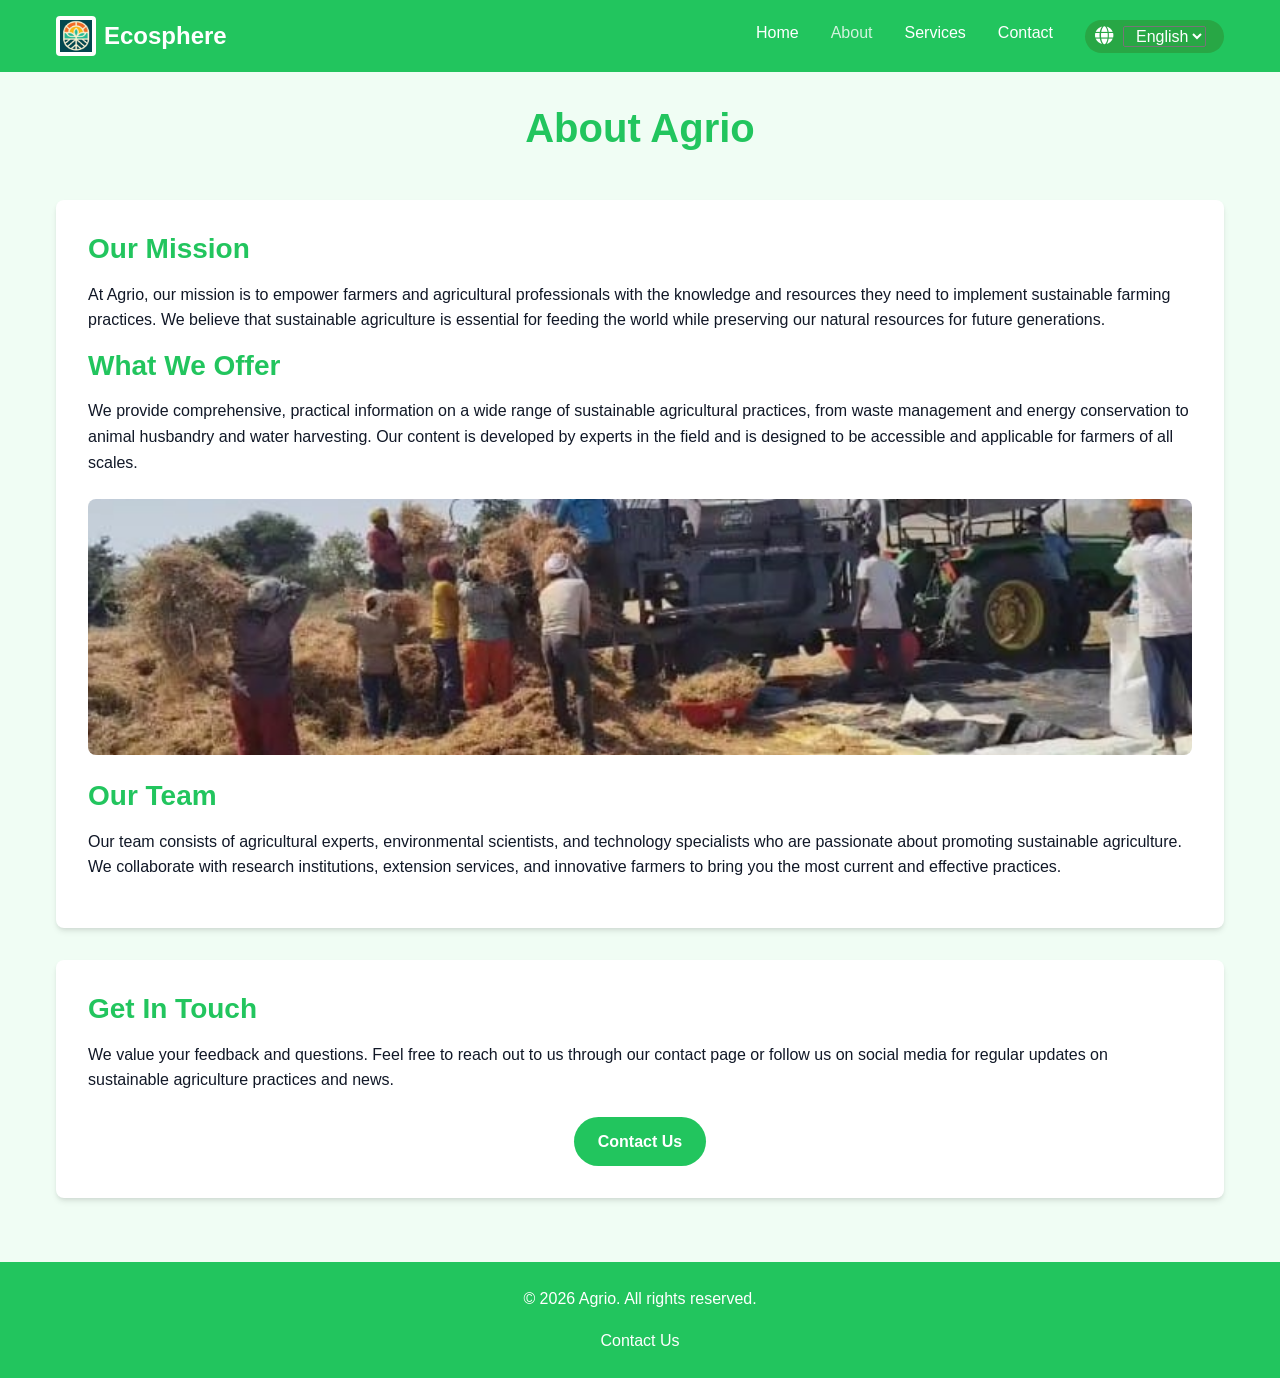
<file: CommEngagement/About.html>
<!DOCTYPE html>
<html lang="en">
  <head>
    <meta charset="UTF-8" />
    <meta name="viewport" content="width=device-width, initial-scale=1.0" />
    <title>About - Ecosphere</title>
    <link rel="stylesheet" href="styles.css" />
    <link rel="stylesheet" href="https://cdnjs.cloudflare.com/ajax/libs/font-awesome/6.4.0/css/all.min.css" />
  </head>
  <body>
    <header>
      <nav class="navbar">
        <div class="logo">
          <img src="logo.png" alt="Agrio Logo" />
          <span>Ecosphere</span>
        </div>
        <div class="nav-links">
          <a href="index.html" data-translate="nav-home">Home</a>
          <a href="about.html" class="active" data-translate="nav-about">About</a>
          <a href="services.html" data-translate="nav-services">Services</a>
          <a href="contact.html" data-translate="nav-contact">Contact</a>
          <div class="language-wrapper">
            <i class="fas fa-globe"></i>
            <select id="languageSelector" class="language-selector" onchange="changeLanguage()">
              <option value="en">English</option>
              <option value="hi">हिन्दी</option>
              <option value="mr">मराठी</option>
            </select>
          </div>
        </div>
      </nav>
    </header>

    <main class="container">
      <div class="page-header">
        <h1 data-translate="about-title">About Agrio</h1>
      </div>

      <div class="content-box">
        <h2 data-translate="mission-title">Our Mission</h2>
        <p data-translate="mission-text">
          At Agrio, our mission is to empower farmers and agricultural professionals with the knowledge and resources 
          they need to implement sustainable farming practices. We believe that sustainable agriculture is essential 
          for feeding the world while preserving our natural resources for future generations.
        </p>

        <h2 data-translate="offer-title">What We Offer</h2>
        <p data-translate="offer-text">
          We provide comprehensive, practical information on a wide range of sustainable agricultural practices, 
          from waste management and energy conservation to animal husbandry and water harvesting. Our content is 
          developed by experts in the field and is designed to be accessible and applicable for farmers of all scales.
        </p>

        <div class="image-container">
          <img src="farmers in field.jpg" alt="Farmers in field" />
        </div>

        <h2 data-translate="team-title">Our Team</h2>
        <p data-translate="team-text">
          Our team consists of agricultural experts, environmental scientists, and technology specialists who are 
          passionate about promoting sustainable agriculture. We collaborate with research institutions, extension 
          services, and innovative farmers to bring you the most current and effective practices.
        </p>
      </div>

      <div class="content-box">
        <h2 data-translate="contact-title">Get In Touch</h2>
        <p data-translate="contact-text">
          We value your feedback and questions. Feel free to reach out to us through our contact page or follow us 
          on social media for regular updates on sustainable agriculture practices and news.
        </p>
        <div class="button-container">
          <a href="contact.html" class="btn" data-translate="contact-button">Contact Us</a>
        </div>
      </div>
    </main>

    <footer>
      <div class="footer-content">
        <p>© 2023 Agrio. All rights reserved.</p>
        <div class="footer-links">
          <a href="contact.html" data-translate="nav-contact">Contact Us</a>
        </div>
      </div>
    </footer>

    <!-- Language Script -->
    <script>
      const translations = {
        en: {
          "nav-home": "Home",
          "nav-about": "About",
          "nav-services": "Services",
          "nav-contact": "Contact",
          "about-title": "About Agrio",
          "mission-title": "Our Mission",
          "mission-text": "At Agrio, our mission is to empower farmers and agricultural professionals with the knowledge and resources they need to implement sustainable farming practices. We believe that sustainable agriculture is essential for feeding the world while preserving our natural resources for future generations.",
          "offer-title": "What We Offer",
          "offer-text": "We provide comprehensive, practical information on a wide range of sustainable agricultural practices, from waste management and energy conservation to animal husbandry and water harvesting. Our content is developed by experts in the field and is designed to be accessible and applicable for farmers of all scales.",
          "team-title": "Our Team",
          "team-text": "Our team consists of agricultural experts, environmental scientists, and technology specialists who are passionate about promoting sustainable agriculture. We collaborate with research institutions, extension services, and innovative farmers to bring you the most current and effective practices.",
          "contact-title": "Get In Touch",
          "contact-text": "We value your feedback and questions. Feel free to reach out to us through our contact page or follow us on social media for regular updates on sustainable agriculture practices and news.",
          "contact-button": "Contact Us"
        },
        hi: {
          "nav-home": "होम",
          "nav-about": "हमारे बारे में",
          "nav-services": "सेवाएं",
          "nav-contact": "संपर्क करें",
          "about-title": "एग्रीओ के बारे में",
          "mission-title": "हमारा मिशन",
          "mission-text": "एग्रीओ में, हमारा मिशन किसानों और कृषि पेशेवरों को टिकाऊ खेती की प्रथाओं को अपनाने के लिए आवश्यक ज्ञान और संसाधनों से सशक्त बनाना है। हम मानते हैं कि टिकाऊ कृषि भविष्य की पीढ़ियों के लिए प्राकृतिक संसाधनों को संरक्षित रखते हुए दुनिया को खिलाने के लिए आवश्यक है।",
          "offer-title": "हम क्या पेश करते हैं",
          "offer-text": "हम टिकाऊ कृषि प्रथाओं पर व्यापक और व्यावहारिक जानकारी प्रदान करते हैं, जिसमें कचरा प्रबंधन, ऊर्जा संरक्षण, पशुपालन और जल संचयन शामिल हैं। हमारी सामग्री क्षेत्र के विशेषज्ञों द्वारा विकसित की गई है और सभी स्तरों के किसानों के लिए सुलभ और उपयोगी बनाई गई है।",
          "team-title": "हमारी टीम",
          "team-text": "हमारी टीम में कृषि विशेषज्ञ, पर्यावरण वैज्ञानिक और प्रौद्योगिकी विशेषज्ञ शामिल हैं जो टिकाऊ कृषि को बढ़ावा देने के लिए प्रतिबद्ध हैं। हम अनुसंधान संस्थानों, विस्तार सेवाओं और नवाचारशील किसानों के साथ मिलकर काम करते हैं।",
          "contact-title": "संपर्क करें",
          "contact-text": "हम आपकी प्रतिक्रिया और प्रश्नों को महत्व देते हैं। हमारी संपर्क पृष्ठ से हमें संपर्क करें या सोशल मीडिया पर फॉलो करें।",
          "contact-button": "संपर्क करें"
        },
        mr: {
          "nav-home": "मुख्यपृष्ठ",
          "nav-about": "आमच्याबद्दल",
          "nav-services": "सेवा",
          "nav-contact": "संपर्क",
          "about-title": "ऍग्रीओ बद्दल",
          "mission-title": "आमचे ध्येय",
          "mission-text": "ऍग्रीओमध्ये, आमचे ध्येय शाश्वत शेतीच्या पद्धती राबवण्यासाठी शेतकऱ्यांना आणि कृषी व्यावसायिकांना आवश्यक ज्ञान आणि संसाधने देणे आहे. आम्ही मानतो की शाश्वत शेती भविष्यासाठी निसर्गसंपत्ती जपून जगाला अन्न पुरवण्यासाठी अत्यंत आवश्यक आहे.",
          "offer-title": "आम्ही काय ऑफर करतो",
          "offer-text": "आम्ही कचरा व्यवस्थापन, ऊर्जा बचत, पशुपालन आणि पाणी साठवण यासारख्या शाश्वत शेतीच्या विविध पद्धतींबद्दल व्यावहारिक आणि सुलभ माहिती देतो. आमची सामग्री क्षेत्रातील तज्ज्ञांनी तयार केलेली आहे आणि ती सर्व स्तरांवरील शेतकऱ्यांसाठी उपयुक्त आहे.",
          "team-title": "आमची टीम",
          "team-text": "आमच्यात कृषी तज्ज्ञ, पर्यावरणशास्त्रज्ञ आणि तंत्रज्ञान तज्ज्ञांचा समावेश आहे जे शाश्वत शेतीसाठी कार्यरत आहेत. आम्ही संशोधन संस्था, विस्तार सेवा आणि नाविन्यपूर्ण शेतकऱ्यांसोबत काम करतो.",
          "contact-title": "संपर्क साधा",
          "contact-text": "आपली प्रतिक्रिया आणि प्रश्न आमच्यासाठी महत्त्वाचे आहेत. कृपया आमच्याशी संपर्क साधा किंवा सोशल मीडियावर आमचे अनुसरण करा.",
          "contact-button": "संपर्क करा"
        }
      };

      function changeLanguage() {
        const lang = document.getElementById("languageSelector").value;
        const elements = document.querySelectorAll("[data-translate]");
        elements.forEach(el => {
          const key = el.getAttribute("data-translate");
          el.innerText = translations[lang][key] || el.innerText;
        });
      }
    </script>

    <script src="script.js"></script>
  </body>
</html>
</file>
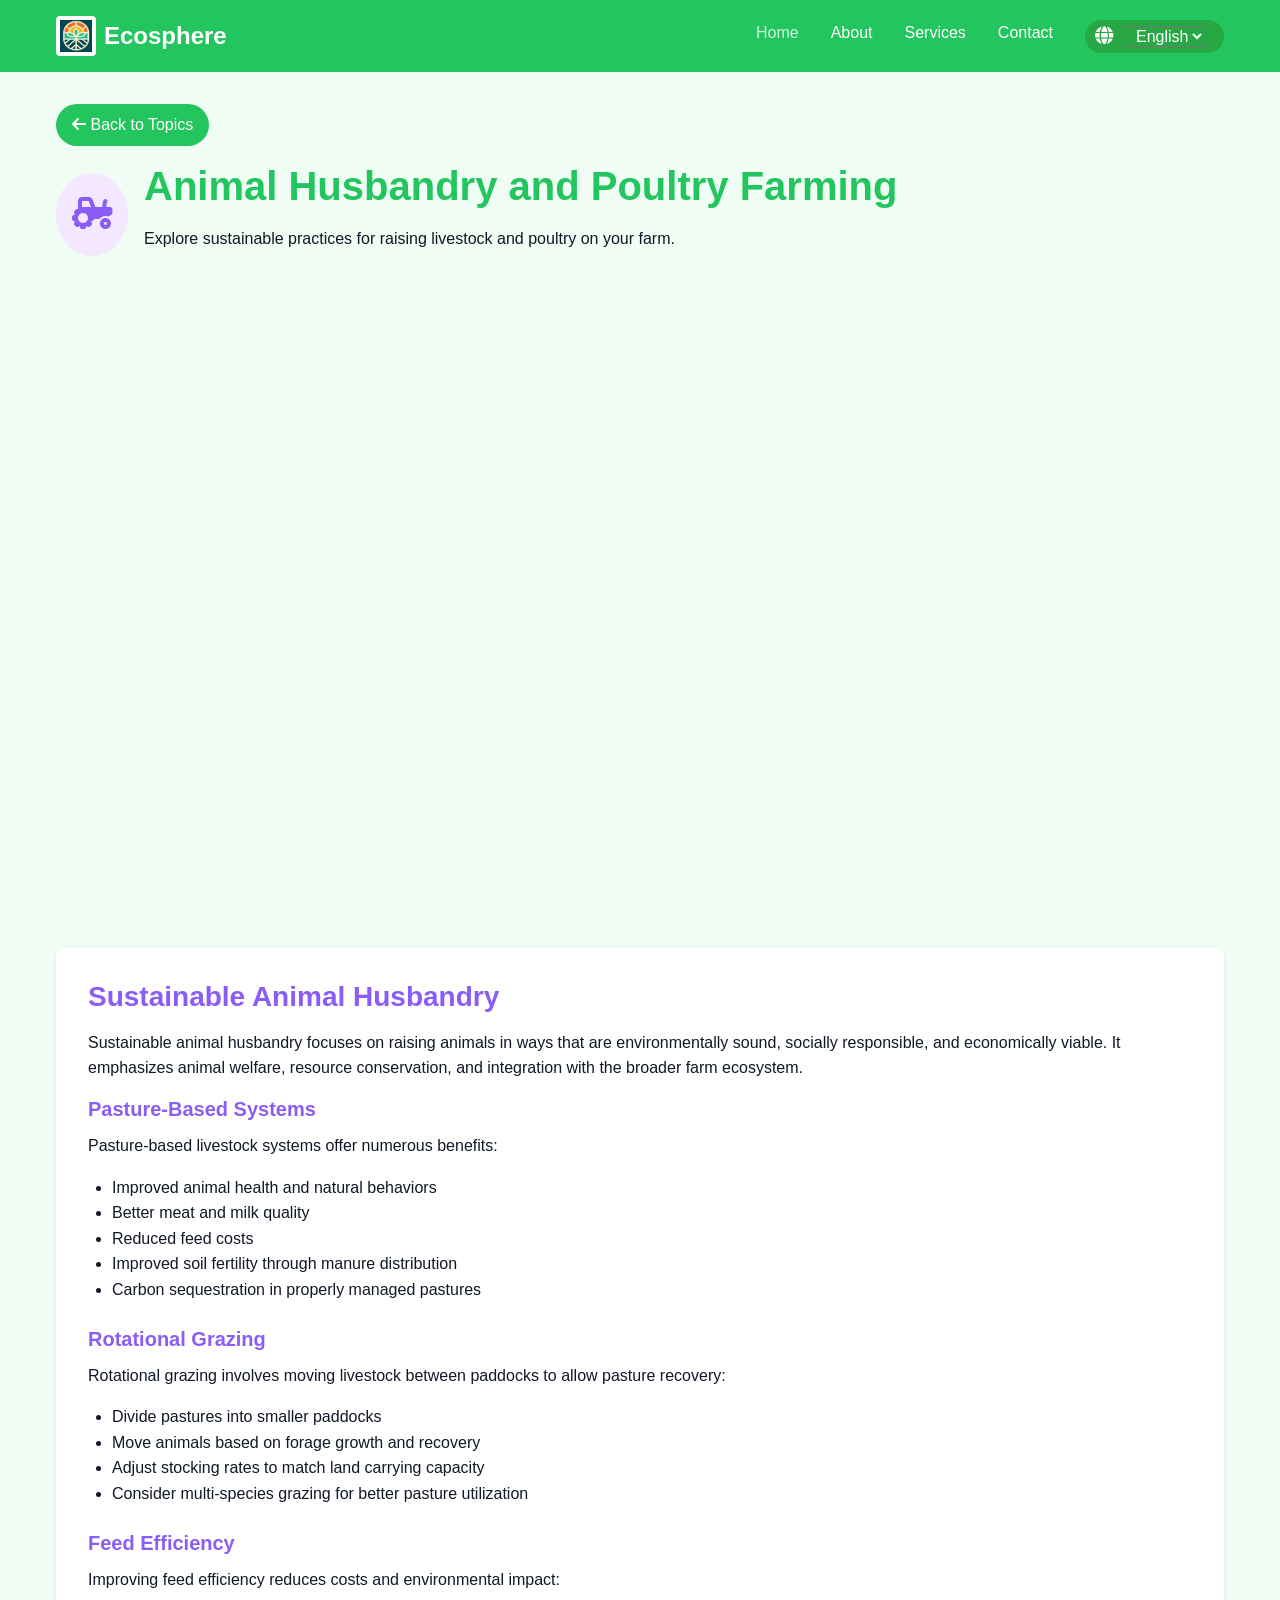
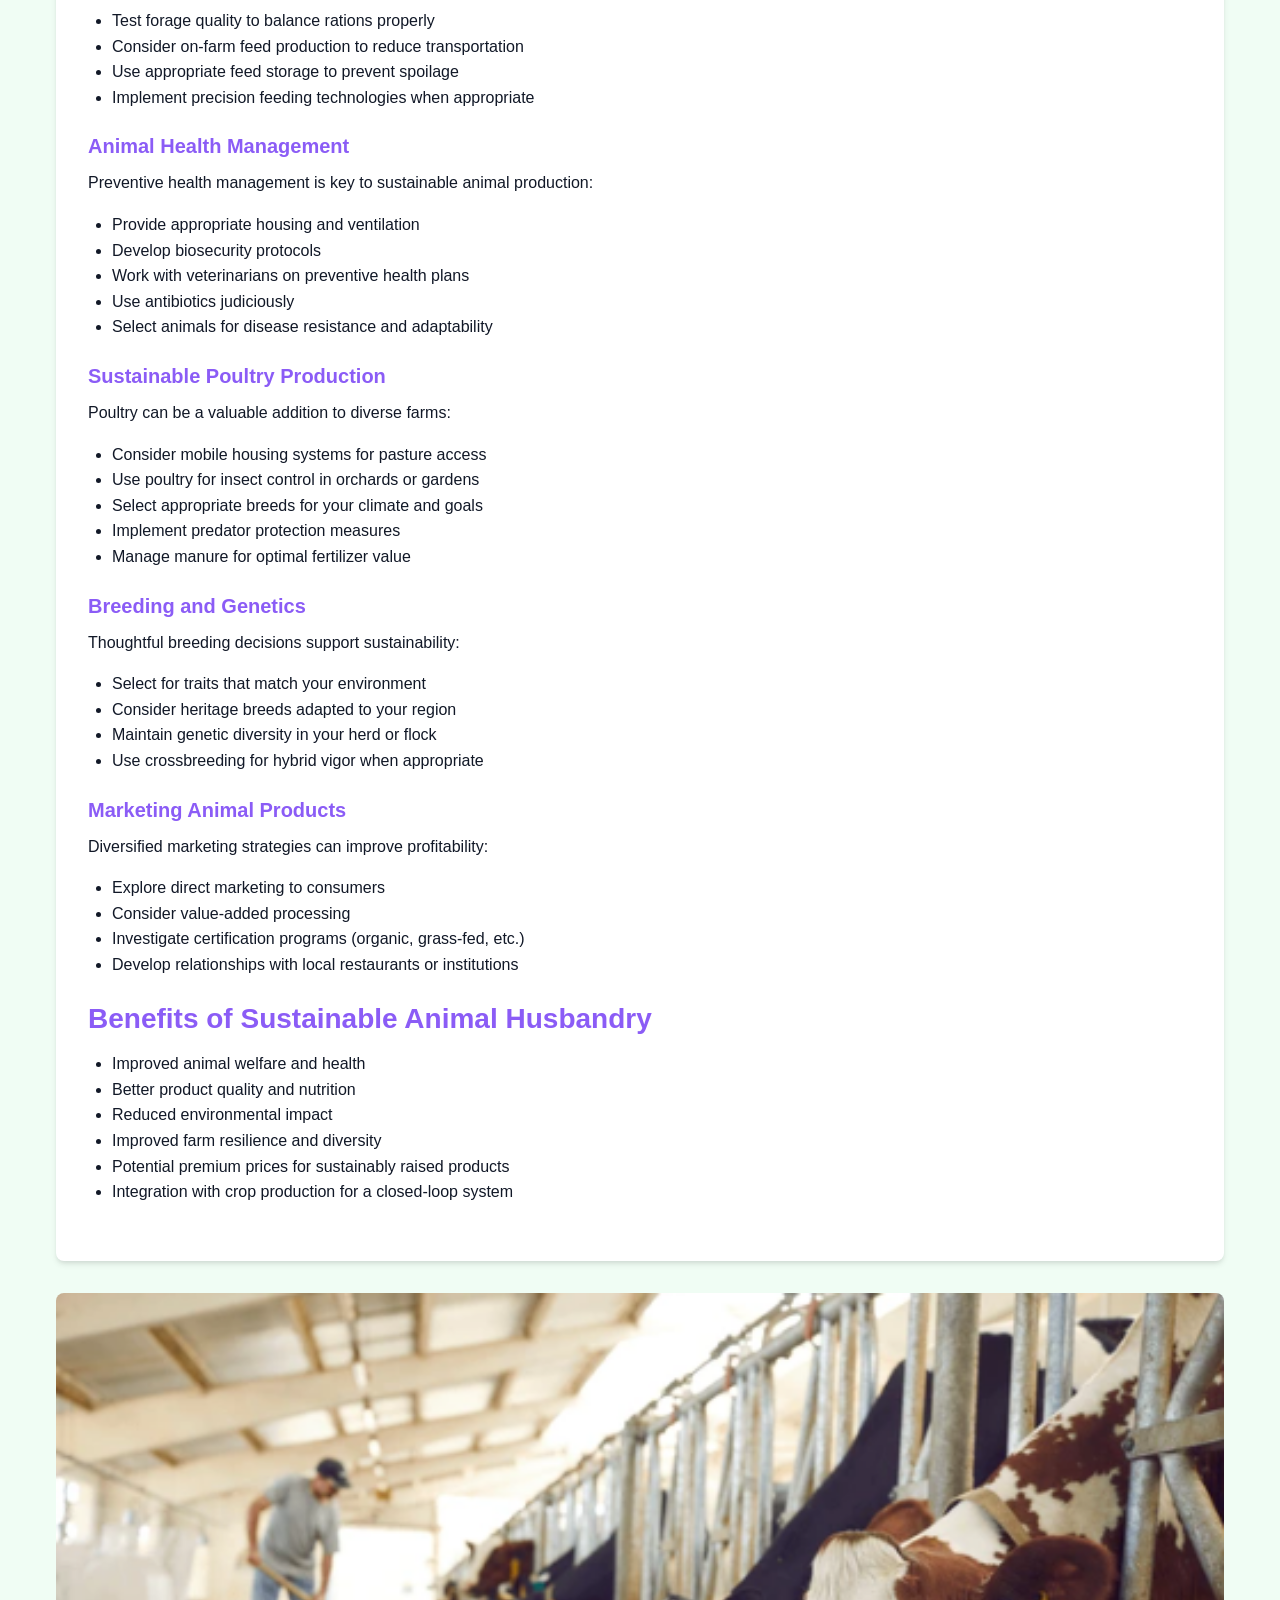
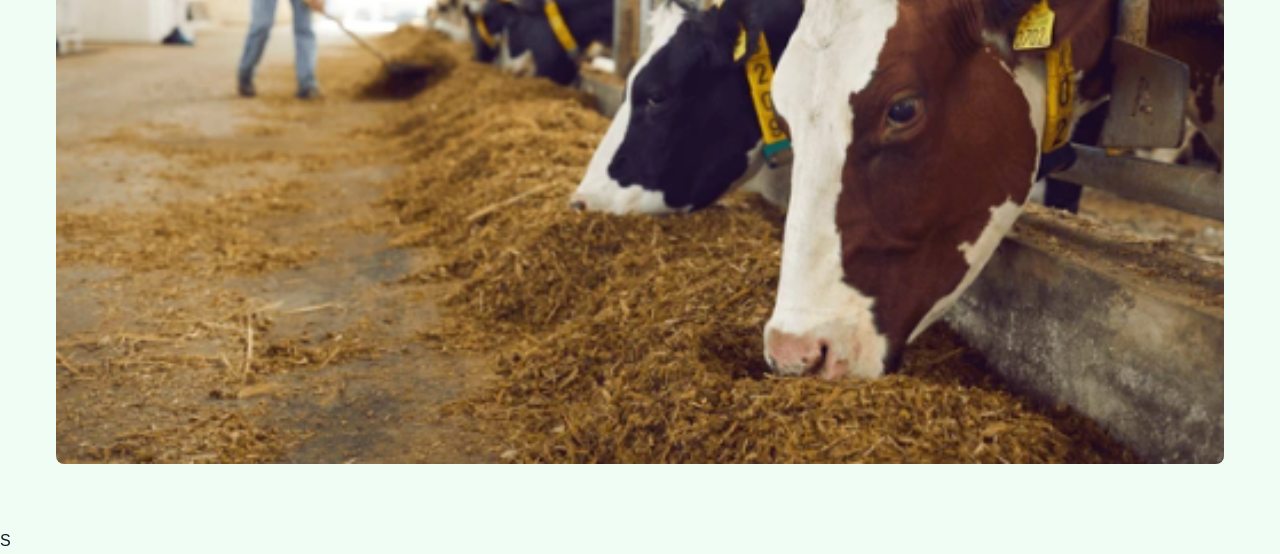
<file: CommEngagement/animal-husbandry.html>
<!DOCTYPE html>
<html lang="en">
<head>
  <meta charset="UTF-8">
  <meta name="viewport" content="width=device-width, initial-scale=1.0">
  <title data-translate="title">Animal Husbandry and Poultry Farming</title>
  <link rel="stylesheet" href="styles.css">
  <link rel="stylesheet" href="https://cdnjs.cloudflare.com/ajax/libs/font-awesome/6.4.0/css/all.min.css">
  <style>
    .topic-content {
      background-color: var(--white);
      border-radius: var(--border-radius);
      padding: 2rem;
      box-shadow: var(--shadow);
      margin-bottom: 2rem;
    }

    .topic-header {
      display: flex;
      align-items: center;
      margin-bottom: 1.5rem;
    }

    .topic-icon {
      font-size: 2rem;
      color: #8b5cf6;
      margin-right: 1rem;
      background-color: #f3e8ff;
      padding: 1rem;
      border-radius: 50%;
    }

    .media-container {
      margin: 2rem 0;
    }

    .topic-image {
      width: 100%;
      height: 100%;
      object-fit: cover;
      border-radius: var(--border-radius);
      margin-bottom: 1.5rem;
    }

    .video-container {
      position: relative;
      padding-bottom: 56.25%;
      height: 0;
      overflow: hidden;
      border-radius: var(--border-radius);
    }

    .video-container iframe {
      position: absolute;
      top: 0;
      left: 0;
      width: 100%;
      height: 100%;
    }

    h2, h3 {
      color: #8b5cf6;
    }

    ul {
      margin-left: 1.5rem;
      margin-bottom: 1.5rem;
    }

    .back-button {
      display: inline-block;
      background-color: var(--primary-color);
      color: white;
      padding: 0.5rem 1rem;
      border-radius: 9999px;
      margin-bottom: 1rem;
      cursor: pointer;
      text-decoration: none;
    }

    .back-button:hover {
      background-color: var(--primary-dark);
    }
  </style>
</head>
<body>
<header>
  <nav class="navbar">
    <div class="logo">
      <img src="logo.png" alt="Agrio Logo" />
      <span>Ecosphere</span>
    </div>
    <div class="nav-links">
      <a href="index.html" class="active" data-translate="nav-home">Home</a>
      <a href="about.html" data-translate="nav-about">About</a>
      <a href="services.html" data-translate="nav-services">Services</a>
      <a href="contact.html" data-translate="nav-contact">Contact</a>
      <div class="language-wrapper">
        <i class="fas fa-globe"></i>
        <select id="languageSelector" class="language-selector" onchange="changeLanguage()">
          <option value="en">English</option>
          <option value="hi">हिन्दी</option>
          <option value="mr">मराठी</option>
        </select>
      </div>
    </div>
  </nav>
</header>
<div class="container">
  <a href="index.html" class="back-button"><i class="fas fa-arrow-left"></i> <span data-translate="back">Back to Topics</span></a>

  <div class="topic-header">
    <div class="topic-icon">
      <i class="fas fa-tractor"></i>
    </div>
    <div>
      <h1 data-translate="heading">Animal Husbandry and Poultry Farming</h1>
      <p class="subtitle" data-translate="subtitle">Explore sustainable practices for raising livestock and poultry on your farm.</p>
    </div>
  </div>

  <div class="video-container">
    <iframe src="https://www.youtube.com/embed/PmLnH-1bi-A?si=bzliEbv3Ce3tVUXw" title="Animal Husbandry Techniques" frameborder="0" allow="accelerometer; autoplay; clipboard-write; encrypted-media; gyroscope; picture-in-picture" allowfullscreen></iframe>
  </div>

  <div class="topic-content">
    <h2 data-translate="sustainable-heading">Sustainable Animal Husbandry</h2>
    <p data-translate="sustainable-desc">Sustainable animal husbandry focuses on raising animals in ways that are environmentally sound, socially responsible, and economically viable. It emphasizes animal welfare, resource conservation, and integration with the broader farm ecosystem.</p>

    <h3 data-translate="pasture-heading">Pasture-Based Systems</h3>
    <p data-translate="pasture-desc">Pasture-based livestock systems offer numerous benefits:</p>
    <ul>
      <li data-translate="pasture-1">Improved animal health and natural behaviors</li>
      <li data-translate="pasture-2">Better meat and milk quality</li>
      <li data-translate="pasture-3">Reduced feed costs</li>
      <li data-translate="pasture-4">Improved soil fertility through manure distribution</li>
      <li data-translate="pasture-5">Carbon sequestration in properly managed pastures</li>
    </ul>

    <h3 data-translate="rotation-heading">Rotational Grazing</h3>
    <p data-translate="rotation-desc">Rotational grazing involves moving livestock between paddocks to allow pasture recovery:</p>
    <ul>
      <li data-translate="rotation-1">Divide pastures into smaller paddocks</li>
      <li data-translate="rotation-2">Move animals based on forage growth and recovery</li>
      <li data-translate="rotation-3">Adjust stocking rates to match land carrying capacity</li>
      <li data-translate="rotation-4">Consider multi-species grazing for better pasture utilization</li>
    </ul>

    <h3 data-translate="feed-heading">Feed Efficiency</h3>
    <p data-translate="feed-desc">Improving feed efficiency reduces costs and environmental impact:</p>
    <ul>
      <li data-translate="feed-1">Test forage quality to balance rations properly</li>
      <li data-translate="feed-2">Consider on-farm feed production to reduce transportation</li>
      <li data-translate="feed-3">Use appropriate feed storage to prevent spoilage</li>
      <li data-translate="feed-4">Implement precision feeding technologies when appropriate</li>
    </ul>

    <h3 data-translate="health-heading">Animal Health Management</h3>
    <p data-translate="health-desc">Preventive health management is key to sustainable animal production:</p>
    <ul>
      <li data-translate="health-1">Provide appropriate housing and ventilation</li>
      <li data-translate="health-2">Develop biosecurity protocols</li>
      <li data-translate="health-3">Work with veterinarians on preventive health plans</li>
      <li data-translate="health-4">Use antibiotics judiciously</li>
      <li data-translate="health-5">Select animals for disease resistance and adaptability</li>
    </ul>

    <h3 data-translate="poultry-heading">Sustainable Poultry Production</h3>
    <p data-translate="poultry-desc">Poultry can be a valuable addition to diverse farms:</p>
    <ul>
      <li data-translate="poultry-1">Consider mobile housing systems for pasture access</li>
      <li data-translate="poultry-2">Use poultry for insect control in orchards or gardens</li>
      <li data-translate="poultry-3">Select appropriate breeds for your climate and goals</li>
      <li data-translate="poultry-4">Implement predator protection measures</li>
      <li data-translate="poultry-5">Manage manure for optimal fertilizer value</li>
    </ul>

    <h3 data-translate="breeding-heading">Breeding and Genetics</h3>
    <p data-translate="breeding-desc">Thoughtful breeding decisions support sustainability:</p>
    <ul>
      <li data-translate="breeding-1">Select for traits that match your environment</li>
      <li data-translate="breeding-2">Consider heritage breeds adapted to your region</li>
      <li data-translate="breeding-3">Maintain genetic diversity in your herd or flock</li>
      <li data-translate="breeding-4">Use crossbreeding for hybrid vigor when appropriate</li>
    </ul>

    <h3 data-translate="marketing-heading">Marketing Animal Products</h3>
    <p data-translate="marketing-desc">Diversified marketing strategies can improve profitability:</p>
    <ul>
      <li data-translate="marketing-1">Explore direct marketing to consumers</li>
      <li data-translate="marketing-2">Consider value-added processing</li>
      <li data-translate="marketing-3">Investigate certification programs (organic, grass-fed, etc.)</li>
      <li data-translate="marketing-4">Develop relationships with local restaurants or institutions</li>
    </ul>

    <h2 data-translate="benefits-heading">Benefits of Sustainable Animal Husbandry</h2>
    <ul>
      <li data-translate="benefits-1">Improved animal welfare and health</li>
      <li data-translate="benefits-2">Better product quality and nutrition</li>
      <li data-translate="benefits-3">Reduced environmental impact</li>
      <li data-translate="benefits-4">Improved farm resilience and diversity</li>
      <li data-translate="benefits-5">Potential premium prices for sustainably raised products</li>
      <li data-translate="benefits-6">Integration with crop production for a closed-loop system</li>
    </ul>
  </div>
  <div class="media-container">
    <img src="ah.png" alt="Poultry Farm" class="topic-image">
  </div>
</div>
<script>
  const translations = {
  en: {
    "title": "Animal Husbandry and Poultry Farming",
    "nav-home": "Home",
    "nav-about": "About",
    "nav-services": "Services",
    "nav-contact": "Contact",
    "back": "Back to Topics",
    "heading": "Animal Husbandry and Poultry Farming",
    "subtitle": "Explore sustainable practices for raising livestock and poultry on your farm.",
    "sustainable-heading": "Sustainable Animal Husbandry",
    "sustainable-desc": "Sustainable animal husbandry focuses on raising animals in ways that are environmentally sound, socially responsible, and economically viable. It emphasizes animal welfare, resource conservation, and integration with the broader farm ecosystem.",
    "pasture-heading": "Pasture-Based Systems",
    "pasture-desc": "Pasture-based livestock systems offer numerous benefits:",
    "pasture-1": "Improved animal health and natural behaviors",
    "pasture-2": "Better meat and milk quality",
    "pasture-3": "Reduced feed costs",
    "pasture-4": "Improved soil fertility through manure distribution",
    "pasture-5": "Carbon sequestration in properly managed pastures",
    "rotation-heading": "Rotational Grazing",
    "rotation-desc": "Rotational grazing involves moving livestock between paddocks to allow pasture recovery:",
    "rotation-1": "Divide pastures into smaller paddocks",
    "rotation-2": "Move animals based on forage growth and recovery",
    "rotation-3": "Adjust stocking rates to match land carrying capacity",
    "rotation-4": "Consider multi-species grazing for better pasture utilization",
    "feed-heading": "Feed Efficiency",
    "feed-desc": "Improving feed efficiency reduces costs and environmental impact:",
    "feed-1": "Test forage quality to balance rations properly",
    "feed-2": "Consider on-farm feed production to reduce transportation",
    "feed-3": "Use appropriate feed storage to prevent spoilage",
    "feed-4": "Implement precision feeding technologies when appropriate",
    "health-heading": "Animal Health Management",
    "health-disc": "Preventive health management is key to sustainable animal production:",
    "health-1": "Provide appropriate housing and ventilation",
    "health-2": "Develop biosecurity protocols",
    "health-3": "Work with veterinarians on preventive health plans",
    "health-4": "Use antibiotics judiciously",
    "health-5": "Select animals for disease resistance and adaptability",
    "poultry-heading": "Sustainable Poultry Production",
    "poultry-desc": "Poultry can be a valuable addition to diverse farms:",
    "poultry-1": "Consider mobile housing systems for pasture access",
    "poultry-2": "Use poultry for insect control in orchards or gardens",
    "poultry-3": "Select appropriate breeds for your climate and goals",
    "poultry-4": "Implement predator protection measures",
    "poultry-5": "Manage manure for optimal fertilizer value",
    "breeding-heading": "Breeding and Genetics",
    "breeding-desc": "Thoughtful breeding decisions support sustainability:",
    "breeding-1": "Select for traits that match your environment",
    "breeding-2": "Consider heritage breeds adapted to your region",
    "breeding-3": "Maintain genetic diversity in your herd or flock",
    "breeding-4": "Use crossbreeding for hybrid vigor when appropriate",
    "marketing-heading": "Marketing Animal Products",
    "marketing-desc": "Diversified marketing strategies can improve profitability:",
    "marketing-1": "Explore direct marketing to consumers",
    "marketing-2": "Consider value-added processing",
    "marketing-3": "Investigate certification programs (organic, grass-fed, etc.)",
    "marketing-4": "Develop relationships with local restaurants or institutions",
    "benefits-heading": "Benefits of Sustainable Animal Husbandry",
    "benefits-1": "Improved animal welfare and health",
    "benefits-2": "Better product quality and nutrition",
    "benefits-3": "Reduced environmental impact",
    "benefits-4": "Improved farm resilience and diversity",
    "benefits-5": "Potential premium prices for sustainably raised products",
    "benefits-6": "Integration with crop production for a closed-loop system"
  },
  hi :{
    "title": "पशुपालन और कुक्कुट पालन",
    "nav-home": "मुखपृष्ठ",
    "nav-about": "हमारे बारे में",
    "nav-services": "सेवाएँ",
    "nav-contact": "संपर्क करें",
    "back": "विषयों पर वापस जाएँ",
    "heading": "पशुपालन और कुक्कुट पालन",
    "subtitle": "अपने खेत पर पशुओं और मुर्गियों को पालने के लिए टिकाऊ तरीकों का अन्वेषण करें।",
    "sustainable-heading": "टिकाऊ पशुपालन",
    "sustainable-desc": "टिकाऊ पशुपालन ऐसे तरीकों पर केंद्रित होता है जो पर्यावरणीय रूप से सुरक्षित, सामाजिक रूप से जिम्मेदार और आर्थिक रूप से व्यवहार्य हों। यह पशु कल्याण, संसाधन संरक्षण और समग्र कृषि तंत्र के साथ एकीकरण पर जोर देता है।",
    "pasture-heading": "चराई आधारित प्रणाली",
    "pasture-desc": "चराई आधारित पशुपालन प्रणाली के अनेक लाभ हैं:",
    "pasture-1": "पशुओं के स्वास्थ्य और प्राकृतिक व्यवहार में सुधार",
    "pasture-2": "बेहतर मांस और दूध की गुणवत्ता",
    "pasture-3": "चारे की लागत में कमी",
    "pasture-4": "गोबर के वितरण से मिट्टी की उर्वरता में सुधार",
    "pasture-5": "सही ढंग से प्रबंधित चारागाहों में कार्बन का संचयन",
    "rotation-heading": "घूर्णन चराई",
    "rotation-desc": "घूर्णन चराई में पशुओं को paddock में स्थानांतरित किया जाता है ताकि चारागाह को पुनः उगने का समय मिल सके:",
    "rotation-1": "चारागाह को छोटे paddock में विभाजित करें",
    "rotation-2": "चारे की वृद्धि और पुनर्प्राप्ति के आधार पर पशुओं को स्थानांतरित करें",
    "rotation-3": "भूमि की वहन क्षमता के अनुसार पशु संख्या समायोजित करें",
    "rotation-4": "बेहतर चारागाह उपयोग के लिए बहु-प्रजातीय चराई पर विचार करें",
    "feed-heading": "चारा दक्षता",
    "feed-desc": "चारा दक्षता में सुधार लागत और पर्यावरणीय प्रभाव को कम करता है:",
    "feed-1": "राशन को संतुलित करने के लिए चारे की गुणवत्ता का परीक्षण करें",
    "feed-2": "परिवहन कम करने के लिए खेत पर ही चारा उत्पादन पर विचार करें",
    "feed-3": "खाद्य बर्बादी को रोकने के लिए उपयुक्त भंडारण का उपयोग करें",
    "feed-4": "जब संभव हो, सटीक फीडिंग तकनीकों को लागू करें",
    "health-heading": "पशु स्वास्थ्य प्रबंधन",
    "health-desc": "सतत पशु उत्पादन के लिए रोकथाम आधारित स्वास्थ्य प्रबंधन आवश्यक है:",
    "health-1": "उचित आवास और वेंटिलेशन प्रदान करें",
    "health-2": "बायोसिक्योरिटी प्रोटोकॉल विकसित करें",
    "health-3": "निवारक स्वास्थ्य योजनाओं के लिए पशु चिकित्सकों से परामर्श करें",
    "health-4": "एंटीबायोटिक्स का विवेकपूर्ण उपयोग करें",
    "health-5": "बीमारियों के प्रति प्रतिरोध और अनुकूलता के लिए पशुओं का चयन करें",
    "poultry-heading": "टिकाऊ कुक्कुट उत्पादन",
    "poultry-desc": "कुक्कुट पालन विविध कृषि प्रणाली में एक महत्वपूर्ण योगदान कर सकता है:",
    "poultry-1": "चराई के लिए मोबाइल आवास प्रणाली पर विचार करें",
    "poultry-2": "बगीचों में कीट नियंत्रण के लिए मुर्गियों का उपयोग करें",
    "poultry-3": "आपकी जलवायु और लक्ष्य के अनुसार उपयुक्त नस्लों का चयन करें",
    "poultry-4": "शिकारी सुरक्षा उपायों को लागू करें",
    "poultry-5": "उत्तम उर्वरक मूल्य के लिए मल प्रबंधन करें",
    "breeding-heading": "प्रजनन और आनुवंशिकी",
    "breeding-desc": "विचारशील प्रजनन निर्णय स्थिरता का समर्थन करते हैं:",
    "breeding-1": "अपने वातावरण से मेल खाने वाले गुणों का चयन करें",
    "breeding-2": "अपने क्षेत्र में अनुकूलित पारंपरिक नस्लों पर विचार करें",
    "breeding-3": "अपने झुंड या झुंड में आनुवंशिक विविधता बनाए रखें",
    "breeding-4": "जहाँ उपयुक्त हो, संकरण (crossbreeding) का उपयोग करें",
    "marketing-heading": "पशु उत्पादों का विपणन",
    "marketing-desc": "विविध विपणन रणनीतियाँ लाभप्रदता बढ़ा सकती हैं:",
    "marketing-1": "उपभोक्ताओं को सीधे बिक्री पर विचार करें",
    "marketing-2": "मूल्य वर्धित प्रसंस्करण (value-added processing) पर विचार करें",
    "marketing-3": "प्रमाणन कार्यक्रमों (जैविक, घास खिलाया गया आदि) की जांच करें",
    "marketing-4": "स्थानीय रेस्तरां या संस्थानों के साथ संबंध बनाएं",
   "benefits-heading": "टिकाऊ पशुपालन के लाभ",
    "benefits-1": "पशुओं के कल्याण और स्वास्थ्य में सुधार",
    "benefits-2": "बेहतर उत्पाद गुणवत्ता और पोषण",
    "benefits-3": "पर्यावरणीय प्रभाव में कमी",
    "benefits-4": "खेती की लचीलापन और विविधता में वृद्धि",
    "benefits-5": "टिकाऊ रूप से पाले गए उत्पादों के लिए उच्च मूल्य की संभावना",
    "benefits-6": "एक बंद-लूप प्रणाली के लिए फसल उत्पादन के साथ एकीकरण" 
  },
  mr : {
    "title": "पशुपालन आणि कुक्कुटपालन",
    "nav-home": "मुख्यपृष्ठ",
    "nav-about": "आमच्याबद्दल",
    "nav-services": "सेवा",
    "nav-contact": "संपर्क",
    "back": "परत विषयांकडे",
    "heading": "पशुपालन आणि कुक्कुटपालन",
    "subtitle": "तुमच्या शेतात जनावरे व कुक्कुटपालन करण्यासाठी शाश्वत पद्धती शोधा.",
    "sustainable-heading": "शाश्वत पशुपालन",
    "sustainable-desc": "शाश्वत पशुपालन म्हणजे असे जनावरांचे पालनपोषण जे पर्यावरणस्नेही, सामाजिकदृष्ट्या जबाबदार आणि आर्थिकदृष्ट्या फायदेशीर असेल. यामध्ये पशूकल्याण, संसाधनांचे जतन आणि संपूर्ण शेती प्रणालीसोबत समन्वय यावर भर दिला जातो.",
    "pasture-heading": "चराई आधारित प्रणाली",
    "pasture-desc": "चराई आधारित पशुपालन प्रणालीचे अनेक फायदे आहेत:",
    "pasture-1": "जनावरांचे आरोग्य सुधारते आणि नैसर्गिक वर्तनास प्रोत्साहन मिळते",
    "pasture-2": "मांस आणि दूधाची गुणवत्ता सुधारते",
    "pasture-3": "चाऱ्याचा खर्च कमी होतो",
    "pasture-4": "सेंद्रिय खतामुळे मातीची सुपीकता वाढते",
    "pasture-5": "योग्य प्रकारे व्यवस्थापित चारागृहांमध्ये कार्बन संचयन होते",
    "rotation-heading": "परिवर्ती चराई",
    "rotation-desc": "परिवर्ती चराई म्हणजे जनावरांना paddock मधून हलवून पुन्हा चराईसाठी वेळ देणे:",
    "rotation-1": "चारागृहाचे छोटे paddock मध्ये विभाजन करा",
    "rotation-2": "चारापिकाची वाढ व पुनरुत्पादन लक्षात घेऊन जनावरांचे स्थलांतर करा",
    "rotation-3": "जमिनीच्या क्षमतेनुसार जनावरांची संख्या ठरवा",
    "rotation-4": "उत्तम चारागृह वापरासाठी बहु-प्रजाती चराईचा विचार करा",
    "feed-heading": "चारा कार्यक्षमता",
    "feed-desc": "चारा कार्यक्षमता वाढवल्याने खर्च आणि पर्यावरणीय परिणाम दोन्ही कमी होतात:",
    "feed-1": "संतुलित आहारासाठी चाऱ्याची गुणवत्ता तपासा",
    "feed-2": "वाहतुकीचा खर्च टाळण्यासाठी शेतातच चारा उत्पादन करा",
    "feed-3": "चारा साठवण्यासाठी योग्य साठवण प्रणाली वापरा",
    "feed-4": "योग्य असेल तर अचूक खाद्य तंत्रज्ञान वापरा",
    "health-heading": "पशु आरोग्य व्यवस्थापन",
    "health-desc": "शाश्वत पशुपालनासाठी प्रतिबंधात्मक आरोग्य व्यवस्थापन महत्त्वाचे आहे:",
    "health-1": "योग्य निवास व हवेशीर व्यवस्था द्या",
    "health-2": "जैव-सुरक्षा नियम तयार करा",
    "health-3": "प्रतिबंधात्मक आरोग्य योजनांसाठी पशुवैद्यकीय सल्ला घ्या",
    "health-4": "औषधांचा योग्य वापर करा",
    "health-5": "आजार प्रतिकारकता आणि अनुकूलतेसाठी जनावरांची निवड करा",
    "poultry-heading": "शाश्वत कुक्कुटपालन",
    "poultry-desc": "कुक्कुटपालन ही मिश्र शेतीसाठी उपयुक्त जोड आहे:",
    "poultry-1": "चराईसाठी फिरती कोंबडी घरे वापरण्याचा विचार करा",
    "poultry-2": "बागांमध्ये कीड नियंत्रणासाठी कोंबड्यांचा वापर करा",
    "poultry-3": "हवामान व उद्दिष्टांनुसार योग्य जाती निवडा",
    "poultry-4": "शिकारी प्राण्यांपासून संरक्षणाची उपाययोजना करा",
    "poultry-5": "खताच्या मूल्यवर्धनासाठी विष्ठेचे योग्य व्यवस्थापन करा",
    "breeding-heading": "प्रजनन व जनुकशास्त्र",
    "breeding-desc": "सुसंस्कृत प्रजनन निर्णय शाश्वततेस हातभार लावतात:",
    "breeding-1": "तुमच्या वातावरणाशी सुसंगत गुणधर्म असलेल्या जनावरांची निवड करा",
    "breeding-2": "स्थानिक परिस्थितीनुसार पारंपरिक जाती वापरण्याचा विचार करा",
    "breeding-3": "झुंडीतील आनुवंशिक विविधता जपा",
    "breeding-4": "योग्य असल्यास संकरित प्रजनन वापरा",
    "marketing-heading": "पशुप्रत उत्पादने विक्री",
    "marketing-desc": "विविध विक्री पद्धतींमुळे नफा वाढवता येतो:",
    "marketing-1": "थेट ग्राहकांना विक्री करण्याचा विचार करा",
    "marketing-2": "मूल्यवर्धन प्रक्रियेवर लक्ष द्या",
    "marketing-3": "प्रमाणन योजना (सेंद्रिय, गवतावर पोसलेले इ.) पाहा",
    "marketing-4": "स्थानिक हॉटेल्स व संस्था यांच्याशी संबंध प्रस्थापित करा",
    "benefits-heading": "शाश्वत पशुपालनाचे फायदे",
    "benefits-1": "जनावरांचे आरोग्य व कल्याण सुधारते",
    "benefits-2": "उत्पादनाची गुणवत्ता व पोषणमूल्य वाढते",
    "benefits-3": "पर्यावरणावर होणारा परिणाम कमी होतो",
    "benefits-4": "शेती अधिक सशक्त व विविध बनते",
    "benefits-5": "शाश्वत उत्पादनासाठी जास्त किंमत मिळू शकते",
    "benefits-6": "फसल व पशुपालनाचा समन्वय साधून बंद साखळी तयार करता येते"
  }
}
function changeLanguage() {
      const lang = document.getElementById("languageSelector").value;
      const elements = document.querySelectorAll("[data-translate]");
      elements.forEach(el => {
        const key = el.getAttribute("data-translate");
        el.innerText = translations[lang][key] || translations["en"][key];
      });
    }
</script>
<script src="script.js"></script>
</body>
</html>S
</file>
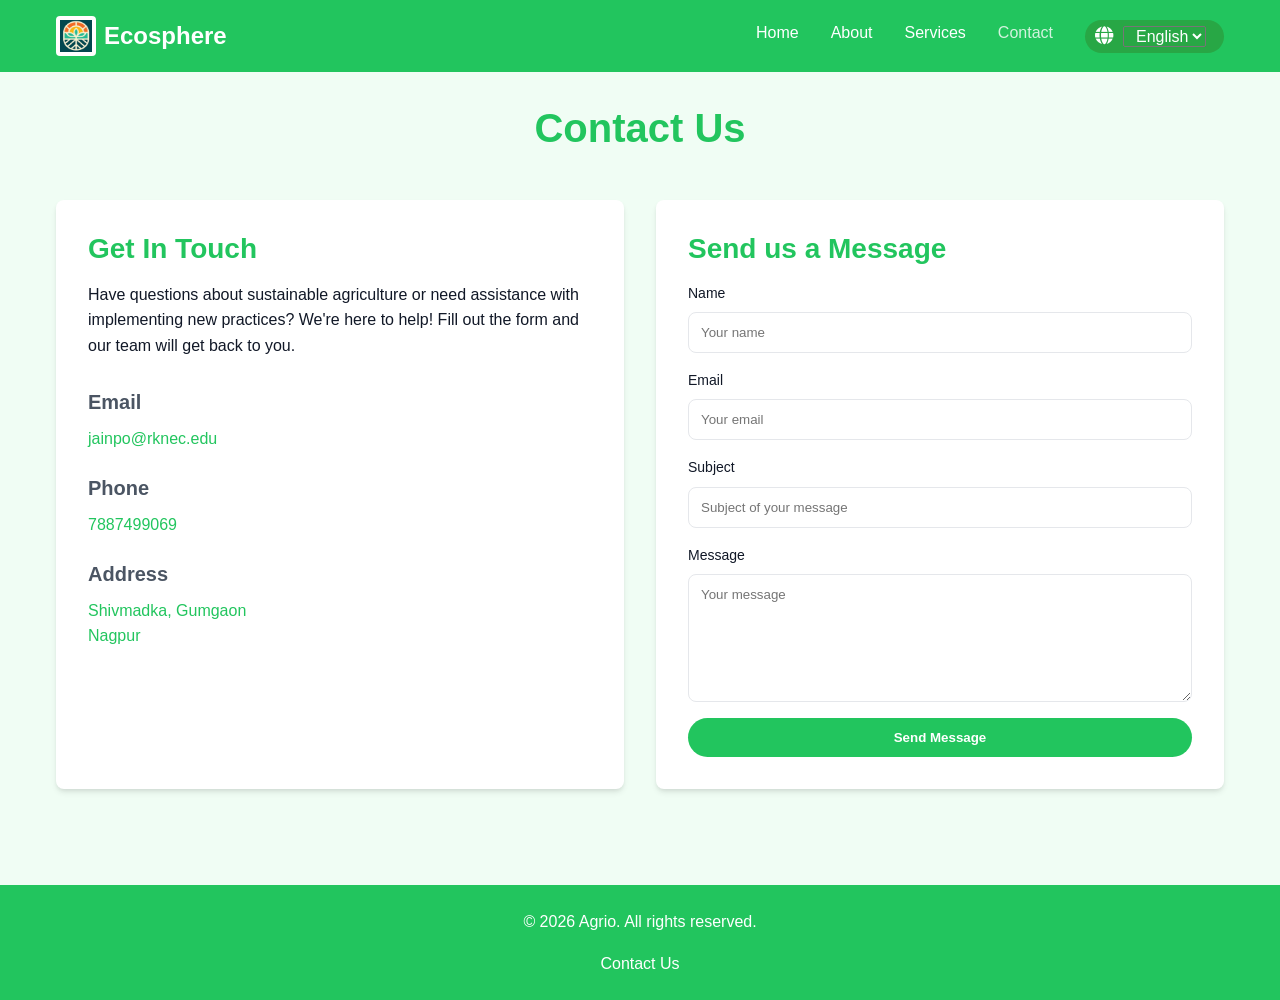
<file: CommEngagement/Contact.html>
<!DOCTYPE html>
<html lang="en">
  <head>
    <meta charset="UTF-8" />
    <meta name="viewport" content="width=device-width, initial-scale=1.0" />
    <title data-translate="contact-title-page">Contact - Ecosphere</title>
    <link rel="stylesheet" href="styles.css" />
    <link
      rel="stylesheet"
      href="https://cdnjs.cloudflare.com/ajax/libs/font-awesome/6.4.0/css/all.min.css"
    />
  </head>
  <body>
    <header>
      <nav class="navbar">
        <div class="logo">
          <img src="logo.png" alt="Agrio Logo" />
          <span>Ecosphere</span>
        </div>
        <div class="nav-links">
          <a href="index.html" data-translate="nav-home">Home</a>
          <a href="about.html" data-translate="nav-about">About</a>
          <a href="services.html" data-translate="nav-services">Services</a>
          <a href="contact.html" class="active" data-translate="nav-contact">Contact</a>
          <div class="language-wrapper">
            <i class="fas fa-globe"></i>
            <select id="languageSelector" class="language-selector" onchange="changeLanguage()">
              <option value="en">English</option>
              <option value="hi">हिन्दी</option>
              <option value="mr">मराठी</option>
            </select>
          </div>
        </div>
      </nav>
    </header>

    <main class="container">
      <div class="page-header">
        <h1 data-translate="contact-heading">Contact Us</h1>
      </div>

      <div class="contact-grid">
        <div class="content-box">
          <h2 data-translate="get-in-touch">Get In Touch</h2>
          <p data-translate="get-in-touch-text">
            Have questions about sustainable agriculture or need assistance with implementing 
            new practices? We're here to help! Fill out the form and our team will get back to you.
          </p>

          <div class="contact-info">
            <div class="info-item">
              <h3 data-translate="email">Email</h3>
              <p>jainpo@rknec.edu</p>
            </div>

            <div class="info-item">
              <h3 data-translate="phone">Phone</h3>
              <p>7887499069</p>
            </div>

            <div class="info-item">
              <h3 data-translate="address">Address</h3>
              <p>
                Shivmadka, Gumgaon<br />
                Nagpur
              </p>
            </div>
          </div>
        </div>

        <div class="content-box">
          <h2 data-translate="send-message">Send us a Message</h2>
          <form id="contact-form" class="contact-form">
            <div class="form-group">
              <label for="name" data-translate="form-name">Name</label>
              <input type="text" id="name" placeholder="Your name" required />
            </div>

            <div class="form-group">
              <label for="email" data-translate="form-email">Email</label>
              <input type="email" id="email" placeholder="Your email" required />
            </div>

            <div class="form-group">
              <label for="subject" data-translate="form-subject">Subject</label>
              <input type="text" id="subject" placeholder="Subject of your message" required />
            </div>

            <div class="form-group">
              <label for="message" data-translate="form-message">Message</label>
              <textarea id="message" placeholder="Your message" required></textarea>
            </div>

            <button type="submit" class="btn btn-full" data-translate="form-submit">Send Message</button>
          </form>
        </div>
      </div>
    </main>

    <footer>
      <div class="footer-content">
        <p>© 2023 Agrio. All rights reserved.</p>
        <div class="footer-links">
          <a href="contact.html" data-translate="nav-contact">Contact Us</a>
        </div>
      </div>
    </footer>

    <!-- Language Script -->
    <script>
      const translations = {
        en: {
          "nav-home": "Home",
          "nav-about": "About",
          "nav-services": "Services",
          "nav-contact": "Contact",
          "contact-title-page": "Contact - Agrio",
          "contact-heading": "Contact Us",
          "get-in-touch": "Get In Touch",
          "get-in-touch-text": "Have questions about sustainable agriculture or need assistance with implementing new practices? We're here to help! Fill out the form and our team will get back to you.",
          "email":"Email",
          "phone": "Phone",
          "address": "Address",
          "send-message": "Send us a Message",
          "form-name": "Name",
          "form-email": "Email",
          "form-subject": "Subject",
          "form-message": "Message",
          "form-submit": "Send Message"
        },
        hi: {
          "nav-home": "होम",
          "nav-about": "हमारे बारे में",
          "nav-services": "सेवाएं",
          "nav-contact": "संपर्क करें",
          "contact-title-page": "संपर्क करें - एग्रीओ",
          "contact-heading": "संपर्क करें",
          "get-in-touch": "संपर्क में रहें",
          "get-in-touch-text": "क्या आपके पास सतत कृषि के बारे में प्रश्न हैं या नई पद्धतियाँ लागू करने में सहायता चाहिए? हम मदद के लिए यहाँ हैं! फ़ॉर्म भरें और हमारी टीम आपसे संपर्क करेगी।",
          "email":"ईमेल",
          "phone": "फ़ोन",
          "address": "पता",
          "send-message": "हमें संदेश भेजें",
          "form-name": "नाम",
          "form-email": "ईमेल",
          "form-subject": "विषय",
          "form-message": "संदेश",
          "form-submit": "संदेश भेजें"
        },
        mr: {
          "nav-home": "मुख्यपृष्ठ",
          "nav-about": "आमच्याबद्दल",
          "nav-services": "सेवा",
          "nav-contact": "संपर्क",
          "contact-title-page": "संपर्क - ऍग्रीओ",
          "contact-heading": "संपर्क करा",
          "get-in-touch": "संपर्क साधा",
          "get-in-touch-text": "शाश्वत शेतीबद्दल प्रश्न आहेत किंवा नवीन पद्धती लागू करण्यात मदतीची गरज आहे? आम्ही मदतीसाठी येथे आहोत! फॉर्म भरा आणि आमचा संघ आपल्याशी संपर्क साधेल.",
          "email":"ईमेल",
          "phone": "फोन",
          "address": "पत्ता",
          "send-message": "आमच्याशी संपर्क साधा",
          "form-name": "नाव",
          "form-email": "ईमेल",
          "form-subject": "विषय",
          "form-message": "संदेश",
          "form-submit": "संदेश पाठवा"
        }
      };

      function changeLanguage() {
        const lang = document.getElementById("languageSelector").value;
        const elements = document.querySelectorAll("[data-translate]");
        elements.forEach((el) => {
          const key = el.getAttribute("data-translate");
          el.innerText = translations[lang][key] || el.innerText;
        });
      }
    </script>

    <script src="script.js"></script>
  </body>
</html>
</file>
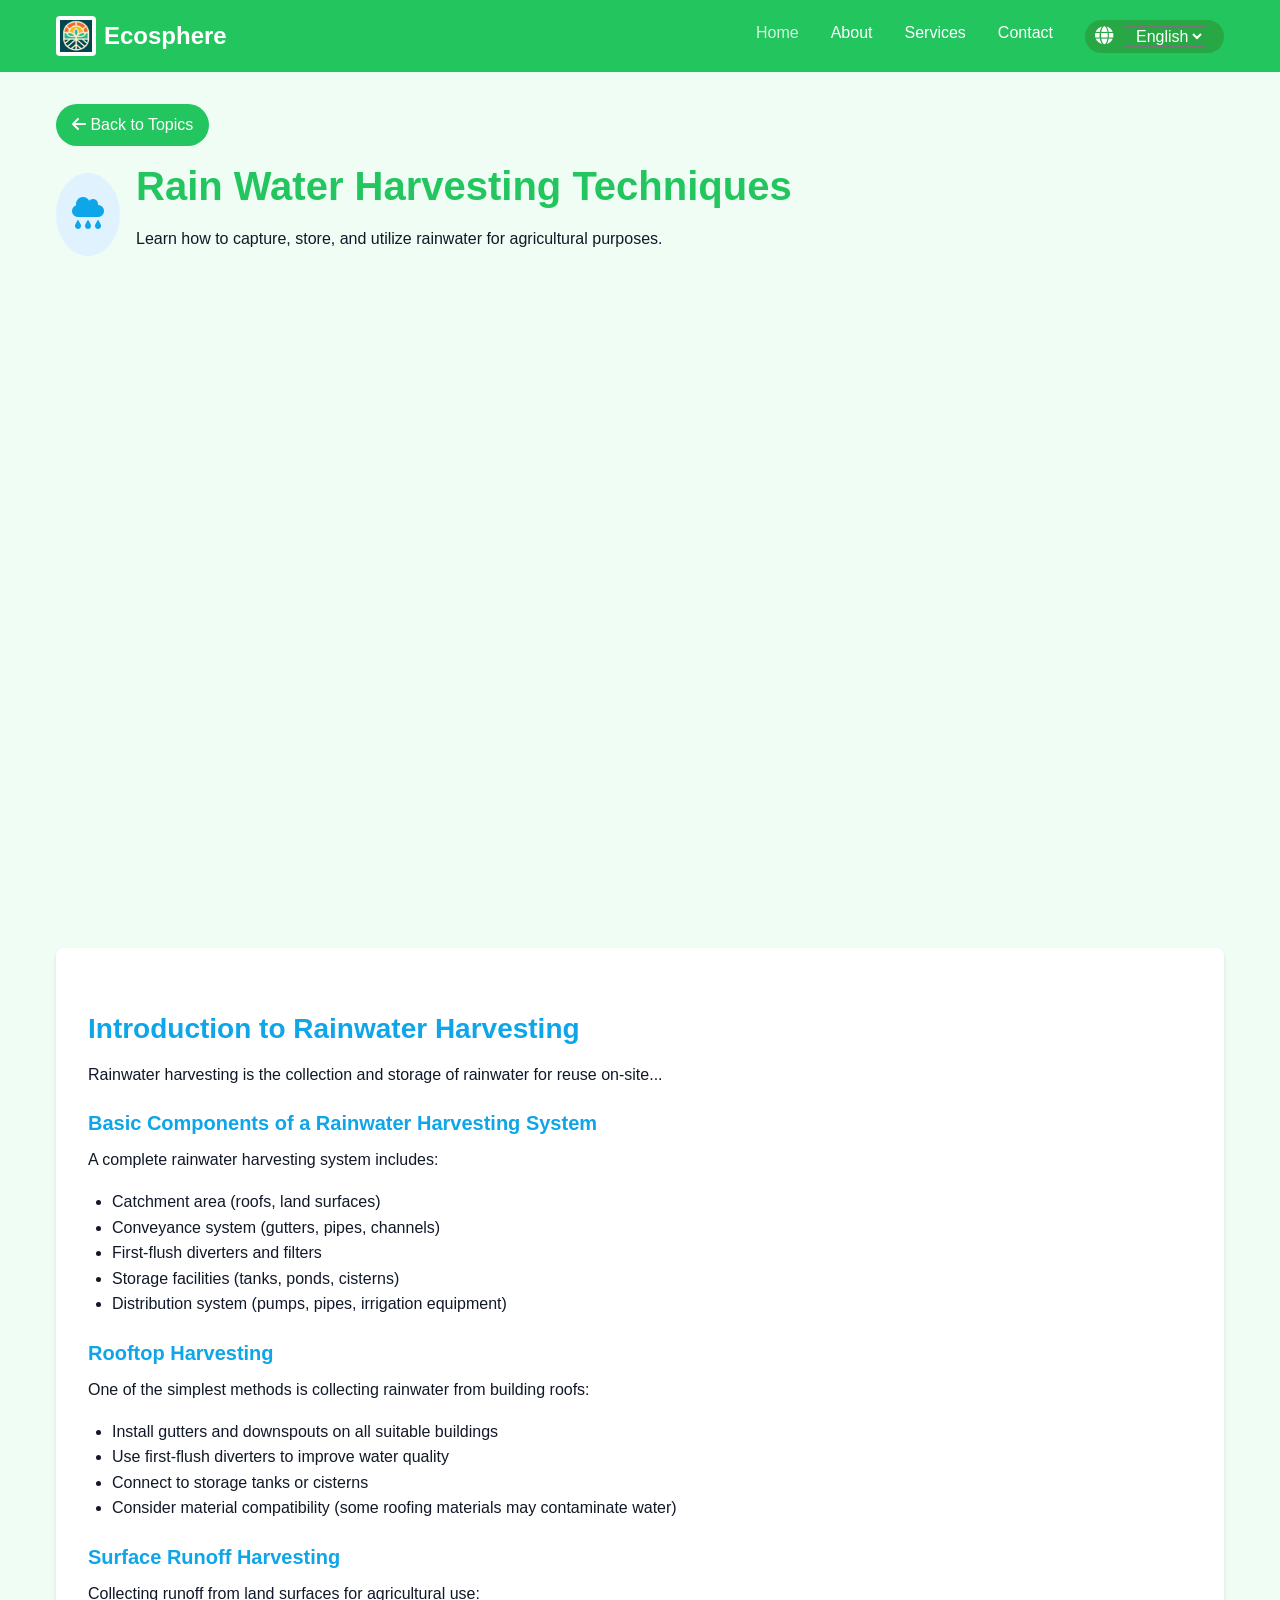
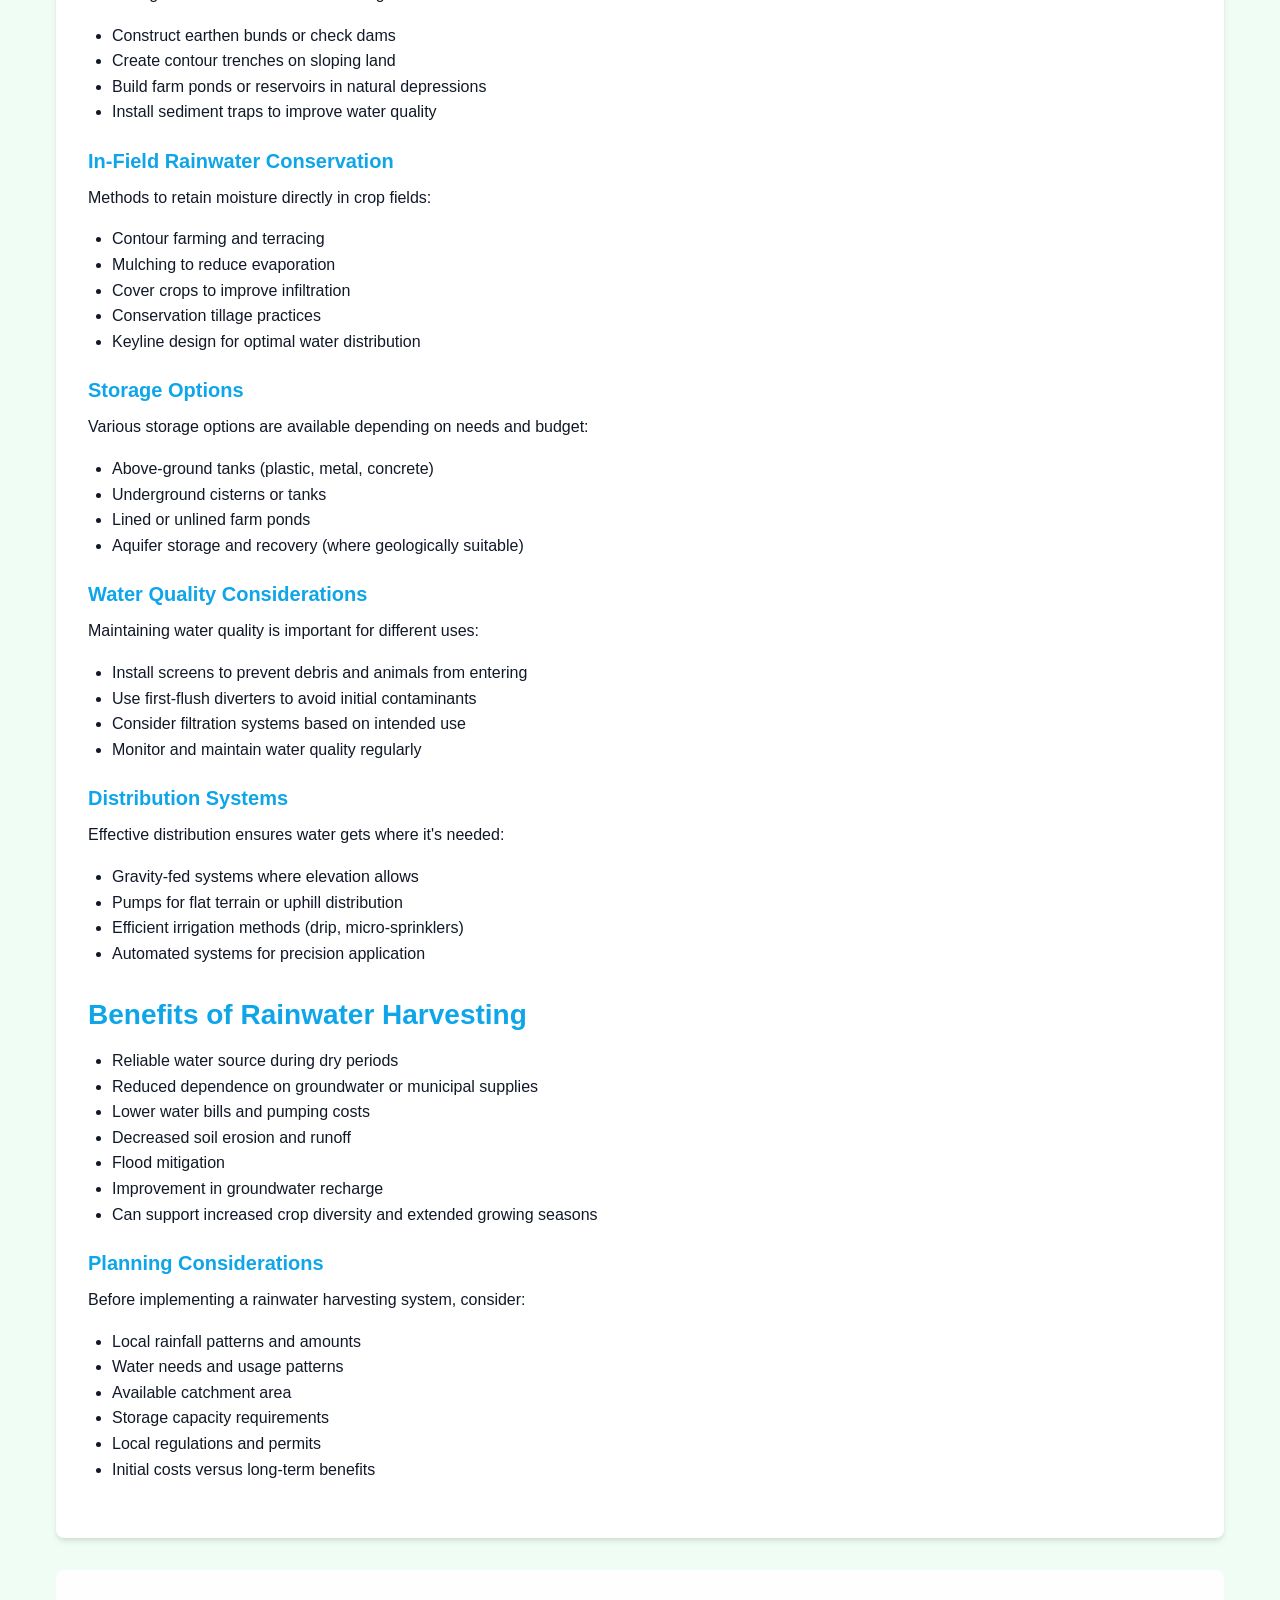
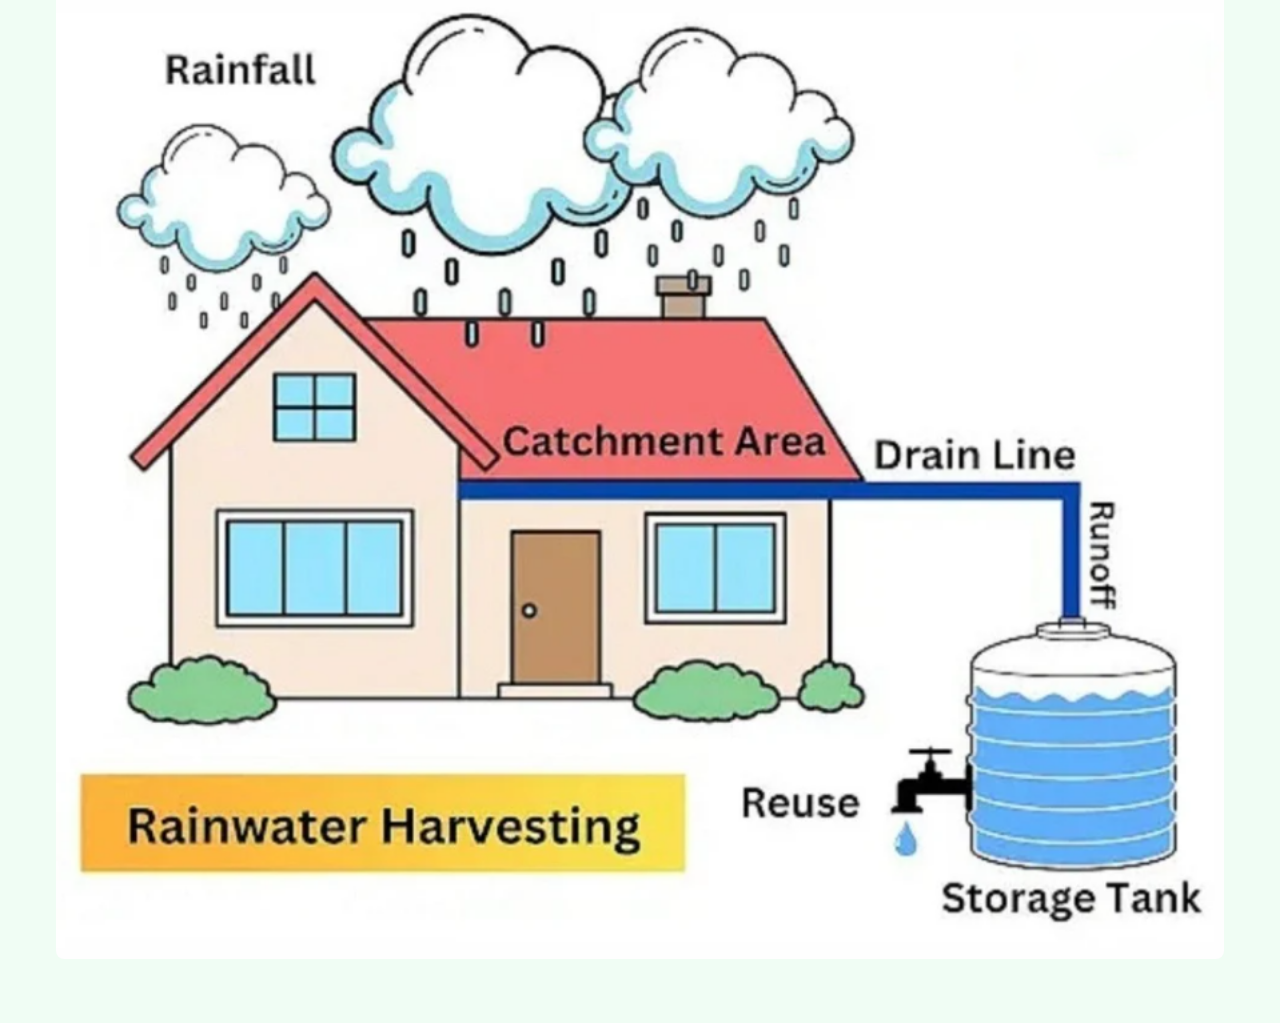
<file: CommEngagement/rain-water-harvesting.html>
<!-- <!DOCTYPE html>
<html lang="en">
<head>
  <meta charset="UTF-8">
  <meta name="viewport" content="width=device-width, initial-scale=1.0">
  <title>Rain Water Harvesting Techniques</title>
  <link rel="stylesheet" href="styles.css">
  <link rel="stylesheet" href="https://cdnjs.cloudflare.com/ajax/libs/font-awesome/6.4.0/css/all.min.css">
  <style>
    .topic-content {
      background-color: var(--white);
      border-radius: var(--border-radius);
      padding: 2rem;
      box-shadow: var(--shadow);
      margin-bottom: 2rem;
    }
    
    .topic-header {
      display: flex;
      align-items: center;
      margin-bottom: 1.5rem;
    }
    
    .topic-icon {
      font-size: 2rem;
      color: #0ea5e9;
      margin-right: 1rem;
      background-color: #e0f2fe;
      padding: 1rem;
      border-radius: 50%;
    }
    
    .media-container {
      margin: 2rem 0;
    }
    
    .topic-image {
      width: 100%;
      height: 100%;
      object-fit: cover;
      border-radius: var(--border-radius);
      margin-bottom: 1.5rem;
    }
    
    .video-container {
      position: relative;
      padding-bottom: 56.25%; 
      height: 0;
      overflow: hidden;
      border-radius: var(--border-radius);
    }
    
    .video-container iframe {
      position: absolute;
      top: 0;
      left: 0;
      width: 100%;
      height: 100%;
    }
    
    h2 {
      color: #0ea5e9;
      margin-top: 2rem;
    }
    
    h3 {
      color: #0ea5e9;
      margin-top: 1.5rem;
    }
    
    ul {
      margin-left: 1.5rem;
      margin-bottom: 1.5rem;
    }
    
    .back-button {
      display: inline-block;
      background-color: var(--primary-color);
      color: white;
      padding: 0.5rem 1rem;
      border-radius: 9999px;
      margin-bottom: 1rem;
      cursor: pointer;
      text-decoration: none;
    }
    
    .back-button:hover {
      background-color: var(--primary-dark);
    }
  </style>
</head>
<body>
    <header>
        <nav class="navbar">
          <div class="logo">
            <img src="logo.png" alt="Agrio Logo" />
            <span>Ecosphere</span>
          </div>
          <div class="nav-links">
            <a href="index.html" class="active">Home</a>
            <a href="about.html">About</a>
            <a href="services.html">Services</a>
            <a href="contact.html">Contact</a>
          </div>
        </nav>
      </header>
  <div class="container">
    <a href="index.html" class="back-button"><i class="fas fa-arrow-left"></i> Back to Topics</a>
    
    <div class="topic-header">
      <div class="topic-icon">
        <i class="fas fa-cloud-rain"></i>
      </div>
      <div>
        <h1>Rain Water Harvesting Techniques</h1>
        <p class="subtitle">Learn how to capture, store, and utilize rainwater for agricultural purposes.</p>
      </div>
    </div>
    
      <div class="video-container">
        <iframe src="https://www.youtube.com/embed/j-rAoL8ubeg?si=_M9g7Ld28EKbJ_3q" title="Rainwater Harvesting Techniques" frameborder="0" allow="accelerometer; autoplay; clipboard-write; encrypted-media; gyroscope; picture-in-picture" allowfullscreen></iframe>
    </div>
    
    <div class="topic-content">
      <h2>Introduction to Rainwater Harvesting</h2>
      <p>
        Rainwater harvesting is the collection and storage of rainwater for reuse on-site, rather than allowing it to run off. 
        For farmers, it offers a reliable water source for irrigation, livestock, and other uses, especially during dry periods.
      </p>
      
      <h3>Basic Components of a Rainwater Harvesting System</h3>
      <p>
        A complete rainwater harvesting system includes:
      </p>
      <ul>
        <li>Catchment area (roofs, land surfaces)</li>
        <li>Conveyance system (gutters, pipes, channels)</li>
        <li>First-flush diverters and filters</li>
        <li>Storage facilities (tanks, ponds, cisterns)</li>
        <li>Distribution system (pumps, pipes, irrigation equipment)</li>
      </ul>
      
      <h3>Rooftop Harvesting</h3>
      <p>
        One of the simplest methods is collecting rainwater from building roofs:
      </p>
      <ul>
        <li>Install gutters and downspouts on all suitable buildings</li>
        <li>Use first-flush diverters to improve water quality</li>
        <li>Connect to storage tanks or cisterns</li>
        <li>Consider material compatibility (some roofing materials may contaminate water)</li>
      </ul>
      
      <h3>Surface Runoff Harvesting</h3>
      <p>
        Collecting runoff from land surfaces for agricultural use:
      </p>
      <ul>
        <li>Construct earthen bunds or check dams</li>
        <li>Create contour trenches on sloping land</li>
        <li>Build farm ponds or reservoirs in natural depressions</li>
        <li>Install sediment traps to improve water quality</li>
      </ul>
      
      <h3>In-Field Rainwater Conservation</h3>
      <p>
        Methods to retain moisture directly in crop fields:
      </p>
      <ul>
        <li>Contour farming and terracing</li>
        <li>Mulching to reduce evaporation</li>
        <li>Cover crops to improve infiltration</li>
        <li>Conservation tillage practices</li>
        <li>Keyline design for optimal water distribution</li>
      </ul>
      
      <h3>Storage Options</h3>
      <p>
        Various storage options are available depending on needs and budget:
      </p>
      <ul>
        <li>Above-ground tanks (plastic, metal, concrete)</li>
        <li>Underground cisterns or tanks</li>
        <li>Lined or unlined farm ponds</li>
        <li>Aquifer storage and recovery (where geologically suitable)</li>
      </ul>
      
      <h3>Water Quality Considerations</h3>
      <p>
        Maintaining water quality is important for different uses:
      </p>
      <ul>
        <li>Install screens to prevent debris and animals from entering</li>
        <li>Use first-flush diverters to avoid initial contaminants</li>
        <li>Consider filtration systems based on intended use</li>
        <li>Monitor and maintain water quality regularly</li>
      </ul>
      
      <h3>Distribution Systems</h3>
      <p>
        Effective distribution ensures water gets where it's needed:
      </p>
      <ul>
        <li>Gravity-fed systems where elevation allows</li>
        <li>Pumps for flat terrain or uphill distribution</li>
        <li>Efficient irrigation methods (drip, micro-sprinklers)</li>
        <li>Automated systems for precision application</li>
      </ul>
      
      <h2>Benefits of Rainwater Harvesting</h2>
      <ul>
        <li>Reliable water source during dry periods</li>
        <li>Reduced dependence on groundwater or municipal supplies</li>
        <li>Lower water bills and pumping costs</li>
        <li>Decreased soil erosion and runoff</li>
        <li>Flood mitigation</li>
        <li>Improvement in groundwater recharge</li>
        <li>Can support increased crop diversity and extended growing seasons</li>
      </ul>
      
      <h3>Planning Considerations</h3>
      <p>
        Before implementing a rainwater harvesting system, consider:
      </p>
      <ul>
        <li>Local rainfall patterns and amounts</li>
        <li>Water needs and usage patterns</li>
        <li>Available catchment area</li>
        <li>Storage capacity requirements</li>
        <li>Local regulations and permits</li>
        <li>Initial costs versus long-term benefits</li>
      </ul>
    </div>
    <div class="media-container">
      <img src="rwh.png" alt="Rainwater Collection" class="topic-image">
      </div>
  </div>
<script src="script.js"></script>

</body>
</html> -->

<!DOCTYPE html>
<html lang="en">
<head>
  <meta charset="UTF-8">
  <meta name="viewport" content="width=device-width, initial-scale=1.0">
  <title data-translate="title">Rain Water Harvesting Techniques</title>
  <link rel="stylesheet" href="styles.css">
  <link rel="stylesheet" href="https://cdnjs.cloudflare.com/ajax/libs/font-awesome/6.4.0/css/all.min.css">
  <style>
    .topic-content {
      background-color: var(--white);
      border-radius: var(--border-radius);
      padding: 2rem;
      box-shadow: var(--shadow);
      margin-bottom: 2rem;
    }
    .topic-header {
      display: flex;
      align-items: center;
      margin-bottom: 1.5rem;
    }
    .topic-icon {
      font-size: 2rem;
      color: #0ea5e9;
      margin-right: 1rem;
      background-color: #e0f2fe;
      padding: 1rem;
      border-radius: 50%;
    }
    .media-container {
      margin: 2rem 0;
    }
    .topic-image {
      width: 100%;
      height: 100%;
      object-fit: cover;
      border-radius: var(--border-radius);
      margin-bottom: 1.5rem;
    }
    .video-container {
      position: relative;
      padding-bottom: 56.25%; 
      height: 0;
      overflow: hidden;
      border-radius: var(--border-radius);
    }
    .video-container iframe {
      position: absolute;
      top: 0;
      left: 0;
      width: 100%;
      height: 100%;
    }
    h2 {
      color: #0ea5e9;
      margin-top: 2rem;
    }
    h3 {
      color: #0ea5e9;
      margin-top: 1.5rem;
    }
    ul {
      margin-left: 1.5rem;
      margin-bottom: 1.5rem;
    }
    .back-button {
      display: inline-block;
      background-color: var(--primary-color);
      color: white;
      padding: 0.5rem 1rem;
      border-radius: 9999px;
      margin-bottom: 1rem;
      cursor: pointer;
      text-decoration: none;
    }
    .back-button:hover {
      background-color: var(--primary-dark);
    }
  </style>
</head>
<body>
  <header>
    <nav class="navbar">
      <div class="logo">
        <img src="logo.png" alt="Agrio Logo" />
        <span>Ecosphere</span>
      </div>
      <div class="nav-links">
        <a href="index.html" class="active" data-translate="home">Home</a>
        <a href="about.html" data-translate="about">About</a>
        <a href="services.html" data-translate="services">Services</a>
        <a href="contact.html" data-translate="contact">Contact</a>
        <div class="language-wrapper">
          <i class="fas fa-globe"></i>
          <select id="languageSelector" class="language-selector" onchange="changeLanguage()">
            <option value="en">English</option>
            <option value="hi">हिन्दी</option>
            <option value="mr">मराठी</option>
          </select>
        </div>
      </div>
    </nav>
  </header>
  <div class="container">
    <a href="index.html" class="back-button" data-translate="back"><i class="fas fa-arrow-left"></i> Back to Topics</a>

    <div class="topic-header">
      <div class="topic-icon">
        <i class="fas fa-cloud-rain"></i>
      </div>
      <div>
        <h1 data-translate="topic-title">Rain Water Harvesting Techniques</h1>
        <p class="subtitle" data-translate="topic-subtitle">Learn how to capture, store, and utilize rainwater for agricultural purposes.</p>
      </div>
    </div>

    <div class="video-container">
      <iframe src="https://www.youtube.com/embed/j-rAoL8ubeg?si=_M9g7Ld28EKbJ_3q" title="Rainwater Harvesting Techniques" frameborder="0" allow="accelerometer; autoplay; clipboard-write; encrypted-media; gyroscope; picture-in-picture" allowfullscreen></iframe>
    </div>

    <div class="topic-content">
      <h2 data-translate="intro-title">Introduction to Rainwater Harvesting</h2>
      <p data-translate="intro-para">Rainwater harvesting is the collection and storage of rainwater for reuse on-site...</p>

      <h3 data-translate="components-title">Basic Components of a Rainwater Harvesting System</h3>
      <p data-translate="components-para">A complete rainwater harvesting system includes:</p>
      <ul>
        <li data-translate="component-1">Catchment area (roofs, land surfaces)</li>
        <li data-translate="component-2">Conveyance system (gutters, pipes, channels)</li>
        <li data-translate="component-3">First-flush diverters and filters</li>
        <li data-translate="component-4">Storage facilities (tanks, ponds, cisterns)</li>
        <li data-translate="component-5">Distribution system (pumps, pipes, irrigation equipment)</li>
      </ul>

      <h3 data-translate="rooftop-title">Rooftop Harvesting</h3>
      <p data-translate="rooftop-para">One of the simplest methods is collecting rainwater from building roofs:</p>
      <ul>
        <li data-translate="rooftop-1">Install gutters and downspouts on all suitable buildings</li>
        <li data-translate="rooftop-2">Use first-flush diverters to improve water quality</li>
        <li data-translate="rooftop-3">Connect to storage tanks or cisterns</li>
        <li data-translate="rooftop-4">Consider material compatibility (some roofing materials may contaminate water)</li>
      </ul>

      <h3 data-translate="runoff-title">Surface Runoff Harvesting</h3>
      <p data-translate="runoff-para">Collecting runoff from land surfaces for agricultural use:</p>
      <ul>
        <li data-translate="runoff-1">Construct earthen bunds or check dams</li>
        <li data-translate="runoff-2">Create contour trenches on sloping land</li>
        <li data-translate="runoff-3">Build farm ponds or reservoirs in natural depressions</li>
        <li data-translate="runoff-4">Install sediment traps to improve water quality</li>
      </ul>

      <h3 data-translate="infield-title">In-Field Rainwater Conservation</h3>
      <p data-translate="infield-para">Methods to retain moisture directly in crop fields:</p>
      <ul>
        <li data-translate="infield-1">Contour farming and terracing</li>
        <li data-translate="infield-2">Mulching to reduce evaporation</li>
        <li data-translate="infield-3">Cover crops to improve infiltration</li>
        <li data-translate="infield-4">Conservation tillage practices</li>
        <li data-translate="infield-5">Keyline design for optimal water distribution</li>
      </ul>

      <h3 data-translate="storage-title">Storage Options</h3>
      <p data-translate="storage-para">Various storage options are available depending on needs and budget:</p>
      <ul>
        <li data-translate="storage-1">Above-ground tanks (plastic, metal, concrete)</li>
        <li data-translate="storage-2">Underground cisterns or tanks</li>
        <li data-translate="storage-3">Lined or unlined farm ponds</li>
        <li data-translate="storage-4">Aquifer storage and recovery (where geologically suitable)</li>
      </ul>

      <h3 data-translate="quality-title">Water Quality Considerations</h3>
      <p data-translate="quality-para">Maintaining water quality is important for different uses:</p>
      <ul>
        <li data-translate="quality-1">Install screens to prevent debris and animals from entering</li>
        <li data-translate="quality-2">Use first-flush diverters to avoid initial contaminants</li>
        <li data-translate="quality-3">Consider filtration systems based on intended use</li>
        <li data-translate="quality-4">Monitor and maintain water quality regularly</li>
      </ul>

      <h3 data-translate="distribution-title">Distribution Systems</h3>
      <p data-translate="distribution-para">Effective distribution ensures water gets where it's needed:</p>
      <ul>
        <li data-translate="distribution-1">Gravity-fed systems where elevation allows</li>
        <li data-translate="distribution-2">Pumps for flat terrain or uphill distribution</li>
        <li data-translate="distribution-3">Efficient irrigation methods (drip, micro-sprinklers)</li>
        <li data-translate="distribution-4">Automated systems for precision application</li>
      </ul>

      <h2 data-translate="benefits-title">Benefits of Rainwater Harvesting</h2>
      <ul>
        <li data-translate="benefit-1">Reliable water source during dry periods</li>
        <li data-translate="benefit-2">Reduced dependence on groundwater or municipal supplies</li>
        <li data-translate="benefit-3">Lower water bills and pumping costs</li>
        <li data-translate="benefit-4">Decreased soil erosion and runoff</li>
        <li data-translate="benefit-5">Flood mitigation</li>
        <li data-translate="benefit-6">Improvement in groundwater recharge</li>
        <li data-translate="benefit-7">Can support increased crop diversity and extended growing seasons</li>
      </ul>

      <h3 data-translate="planning-title">Planning Considerations</h3>
      <p data-translate="planning-para">Before implementing a rainwater harvesting system, consider:</p>
      <ul>
        <li data-translate="planning-1">Local rainfall patterns and amounts</li>
        <li data-translate="planning-2">Water needs and usage patterns</li>
        <li data-translate="planning-3">Available catchment area</li>
        <li data-translate="planning-4">Storage capacity requirements</li>
        <li data-translate="planning-5">Local regulations and permits</li>
        <li data-translate="planning-6">Initial costs versus long-term benefits</li>
      </ul>
    </div>

    <div class="media-container">
      <img src="rwh.png" alt="Rainwater Collection" class="topic-image">
    </div>
  </div>
  <script>
  const translations = {
    en: {
      "title": "Rain Water Harvesting Techniques",
      "home": "Home",
      "about": "About",
      "services": "Services",
      "contact": "Contact",
     "back": "Back to Topics",
      "topic-title": "Rain Water Harvesting Techniques",
      "topic-subtitle": "Learn how to capture, store, and utilize rainwater for agricultural purposes.",
      "intro-title": "Introduction to Rainwater Harvesting",
      "intro-para": "Rainwater harvesting is the collection and storage of rainwater for reuse on-site...",
      "components-title": "Basic Components of a Rainwater Harvesting System",
      "components-para": "A complete rainwater harvesting system includes:",
      "component-1": "Catchment area (roofs, land surfaces)",
      "component-2": "Conveyance system (gutters, pipes, channels)",
      "component-3": "First-flush diverters and filters",
      "component-4": "Storage facilities (tanks, ponds, cisterns)",
      "component-5": "Distribution system (pumps, pipes, irrigation equipment)",
      "rooftop-title": "Rooftop Harvesting",
      "rooftop-para": "One of the simplest methods is collecting rainwater from building roofs:",
      "rooftop-1": "Install gutters and downspouts on all suitable buildings",
      "rooftop-2": "Use first-flush diverters to improve water quality",
      "rooftop-3": "Connect to storage tanks or cisterns",
      "rooftop-4": "Consider material compatibility (some roofing materials may contaminate water)",
      "runoff-title": "Surface Runoff Harvesting",
      "runoff-para": "Collecting runoff from land surfaces for agricultural use:",
      "runoff-1": "Construct earthen bunds or check dams",
      "runoff-2": "Create contour trenches on sloping land",
      "runoff-3": "Build farm ponds or reservoirs in natural depressions",
      "runoff-4": "Install sediment traps to improve water quality",
      "infield-title": "In-Field Rainwater Conservation",
      "infield-para": "Methods to retain moisture directly in crop fields:",
      "infield-1": "Contour farming and terracing",
      "infield-2": "Mulching to reduce evaporation",
      "infield-3": "Cover crops to improve infiltration",
      "infield-4": "Conservation tillage practices",
      "infield-5": "Keyline design for optimal water distribution",
      "storage-title": "Storage Options",
      "storage-para": "Various storage options are available depending on needs and budget:",
      "storage-1": "Above-ground tanks (plastic, metal, concrete)",
      "storage-2": "Underground cisterns or tanks",
      "storage-3": "Lined or unlined farm ponds",
      "storage-4": "Aquifer storage and recovery (where geologically suitable)",
      "quality-title": "Water Quality Considerations",
      "quality-para": "Maintaining water quality is important for different uses:",
      "quality-1": "Install screens to prevent debris and animals from entering",
      "quality-2": "Use first-flush diverters to avoid initial contaminants",
      "quality-3": "Consider filtration systems based on intended use",
      "quality-4": "Monitor and maintain water quality regularly",
      "distribution-title": "Distribution Systems",
      "distribution-para": "Effective distribution ensures water gets where it's needed:",
      "distribution-1": "Gravity-fed systems where elevation allows",
      "distribution-2": "Pumps for flat terrain or uphill distribution",
      "distribution-3": "Efficient irrigation methods (drip, micro-sprinklers)",
      "distribution-4": "Automated systems for precision application",
      "benefits-title": "Benefits of Rainwater Harvesting",
      "benefit-1": "Reliable water source during dry periods",
      "benefit-2": "Reduced dependence on groundwater or municipal supplies",
      "benefit-3": "Lower water bills and pumping costs",
      "benefit-4": "Decreased soil erosion and runoff",
      "benefit-5": "Flood mitigation",
      "benefit-6": "Improvement in groundwater recharge",
      "benefit-7": "Can support increased crop diversity and extended growing seasons",
      "planning-title": "Planning Considerations",
      "planning-para": "Before implementing a rainwater harvesting system, consider:",
      "planning-1": "Local rainfall patterns and amounts",
      "planning-2": "Water needs and usage patterns",
      "planning-3": "Available catchment area",
      "planning-4": "Storage capacity requirements",
      "planning-5": "Local regulations and permits",
      "planning-6": "Initial costs versus long-term benefits"
    }, 
   
    hi: {
    "title": "वर्षा जल संचयन तकनीकें",
    "home": "मुखपृष्ठ",
    "about": "हमारे बारे में",
    "services": "सेवाएं",
    "contact": "संपर्क करें",
    "back": "विषयों पर वापस जाएं",
    "topic-title": "वर्षा जल संचयन तकनीकें",
    "topic-subtitle": "कृषि उद्देश्यों के लिए वर्षा जल को एकत्र, संग्रहीत और उपयोग करने का तरीका जानें।",
    "intro-title": "वर्षा जल संचयन का परिचय",
    "intro-para": "वर्षा जल संचयन का अर्थ है वर्षा जल को एकत्रित करना और साइट पर पुनः उपयोग के लिए उसका भंडारण करना...",
    "components-title": "वर्षा जल संचयन प्रणाली के मूल घटक",
    "components-para": "एक पूर्ण वर्षा जल संचयन प्रणाली में शामिल हैं:",
    "component-1": "कैचमेंट क्षेत्र (छतें, भूमि सतहें)",
    "component-2": "वाहन प्रणाली (नालियां, पाइप, चैनल)",
    "component-3": "प्रारंभिक बहाव मोड़ने वाले और फिल्टर",
    "component-4": "भंडारण सुविधाएं (टैंक, तालाब, सिस्टर्न)",
    "component-5": "वितरण प्रणाली (पंप, पाइप, सिंचाई उपकरण)",
    "rooftop-title": "छत से वर्षा जल संचयन",
    "rooftop-para": "सबसे सरल विधियों में से एक है भवनों की छतों से वर्षा जल एकत्रित करना:",
    "rooftop-1": "सभी उपयुक्त भवनों पर नालियां और डाउनस्पाउट्स लगाएं",
    "rooftop-2": "जल गुणवत्ता सुधारने के लिए प्रथम बहाव मोड़ने वाले का उपयोग करें",
    "rooftop-3": "स्टोरेज टैंक या सिस्टर्न से कनेक्ट करें",
    "rooftop-4": "सामग्री की अनुकूलता पर विचार करें (कुछ छत की सामग्री जल को प्रदूषित कर सकती है)",
    "runoff-title": "सतही बहाव संचयन",
    "runoff-para": "भूमि सतहों से कृषि उपयोग के लिए बहाव एकत्र करना:",
    "runoff-1": "मिट्टी के बंध या चेक डैम बनाएं",
    "runoff-2": "ढलान वाली भूमि पर कंटूर खाइयां बनाएं",
    "runoff-3": "प्राकृतिक अवनियों में फार्म तालाब या जलाशय बनाएं",
    "runoff-4": "जल गुणवत्ता सुधारने के लिए तलछट जाल लगाएं",
    "infield-title": "खेत में वर्षा जल संरक्षण",
    "infield-para": "फसलों के खेतों में नमी बनाए रखने की विधियाँ:",
    "infield-1": "कंटूर खेती और टेरेसिंग",
    "infield-2": "वाष्पीकरण को कम करने के लिए मल्चिंग",
    "infield-3": "जल प्रवेश बढ़ाने के लिए कवर फसलें",
    "infield-4": "संरक्षण जोत तकनीकें",
    "infield-5": "जल वितरण के लिए कीलाइन डिज़ाइन",
    "storage-title": "भंडारण विकल्प",
    "storage-para": "जरूरत और बजट के अनुसार विभिन्न भंडारण विकल्प उपलब्ध हैं:",
    "storage-1": "ऊपर-भूमि टैंक (प्लास्टिक, धातु, कंक्रीट)",
    "storage-2": "भूमिगत सिस्टर्न या टैंक",
    "storage-3": "लाइन युक्त या बिना लाइन वाले फार्म तालाब",
    "storage-4": "एक्विफर भंडारण और पुनर्प्राप्ति (जहाँ भूगर्भीय रूप से उपयुक्त हो)",
    "quality-title": "जल गुणवत्ता विचार",
    "quality-para": "विभिन्न उपयोगों के लिए जल की गुणवत्ता बनाए रखना महत्वपूर्ण है:",
    "quality-1": "मलबा और जानवरों को रोकने के लिए स्क्रीन लगाएं",
    "quality-2": "प्रारंभिक प्रदूषकों से बचने के लिए प्रथम बहाव मोड़ने वाले का उपयोग करें",
    "quality-3": "उद्देश्य के अनुसार फिल्ट्रेशन प्रणाली पर विचार करें",
    "quality-4": "नियमित रूप से जल गुणवत्ता की निगरानी और रखरखाव करें",
    "distribution-title": "वितरण प्रणाली",
    "distribution-para": "प्रभावी वितरण यह सुनिश्चित करता है कि जल आवश्यक स्थान पर पहुँचे:",
    "distribution-1": "जहाँ ऊँचाई संभव हो वहाँ गुरुत्वाकर्षण आधारित प्रणाली",
    "distribution-2": "समतल भूमि या ऊँचाई पर वितरण के लिए पंप",
    "distribution-3": "कुशल सिंचाई विधियाँ (ड्रिप, माइक्रो-स्प्रिंकलर)",
    "distribution-4": "सटीक अनुप्रयोग के लिए स्वचालित प्रणाली",
    "benefits-title": "वर्षा जल संचयन के लाभ",
    "benefit-1": "सूखे समय में विश्वसनीय जल स्रोत",
    "benefit-2": "भूजल या नगरपालिका आपूर्ति पर निर्भरता कम",
    "benefit-3": "कम जल बिल और पंपिंग लागत",
    "benefit-4": "मिट्टी का कटाव और बहाव में कमी",
    "benefit-5": "बाढ़ न्यूनीकरण",
    "benefit-6": "भूजल पुनर्भरण में सुधार",
    "benefit-7": "फसल विविधता में वृद्धि और बढ़े हुए खेती के मौसम का समर्थन कर सकता है",
    "planning-title": "योजना संबंधी विचार",
    "planning-para": "वर्षा जल संचयन प्रणाली को लागू करने से पहले विचार करें:",
    "planning-1": "स्थानीय वर्षा पैटर्न और मात्रा",
    "planning-2": "जल की आवश्यकताएँ और उपयोग पैटर्न",
    "planning-3": "उपलब्ध कैचमेंट क्षेत्र",
    "planning-4": "भंडारण क्षमता की आवश्यकताएं",
    "planning-5": "स्थानीय नियम और परमिट",
    "planning-6": "प्रारंभिक लागत बनाम दीर्घकालिक लाभ"
  },

  mr: {
    "title": "पावसाच्या पाण्याचे संकलन तंत्र",
    "home": "मुख्यपृष्ठ",
    "about": "आमच्याबद्दल",
    "services": "सेवा",
    "contact": "संपर्क",
    "back": "परत विषयांकडे",
    "topic-title": "पावसाच्या पाण्याचे संकलन तंत्र",
    "topic-subtitle": "कृषी उद्देशासाठी पावसाचे पाणी गोळा करणे, साठवणे आणि वापरणे कसे शिकावे.",
    "intro-title": "पावसाचे पाणी संकलन: परिचय",
    "intro-para": "पावसाचे पाणी संकलन म्हणजे पावसाचे पाणी गोळा करून ते पुनर्वापरासाठी साठवणे होय...",
    "components-title": "पावसाचे पाणी संकलन प्रणालीचे मूलभूत घटक",
    "components-para": "पूर्ण पावसाचे पाणी संकलन प्रणालीमध्ये यांचा समावेश असतो:",
    "component-1": "कॅचमेंट क्षेत्र (छत, भूभाग)",
    "component-2": "वाहन प्रणाली (गटारे, पाईप्स, वाहिन्या)",
    "component-3": "फर्स्ट-फ्लश डिव्हर्टर आणि फिल्टर्स",
    "component-4": "साठवणूक सुविधा (टाक्या, तलाव, सिस्टर्न)",
    "component-5": "वितरण प्रणाली (पंप, पाईप्स, सिंचन उपकरणे)",
    "rooftop-title": "छप्परावरून पाणी संकलन",
    "rooftop-para": "सोपी पद्धत म्हणजे इमारतींच्या छतावरून पाणी गोळा करणे:",
    "rooftop-1": "योग्य इमारतींवर गटारे आणि डाउनस्पाऊट्स बसवा",
    "rooftop-2": "पाण्याची गुणवत्ता सुधारण्यासाठी फर्स्ट-फ्लश डिव्हर्टर वापरा",
    "rooftop-3": "साठवणूक टाक्या किंवा सिस्टर्नशी जोडा",
    "rooftop-4": "साहित्याची सुसंगतता विचारात घ्या (काही छताची सामग्री पाणी दूषित करू शकते)",
    "runoff-title": "पृष्ठभाग वहन संकलन",
    "runoff-para": "कृषी उपयोगासाठी भूभागावरून वहात गेलेले पाणी संकलित करणे:",
    "runoff-1": "मातीचे बंध किंवा चेक डॅम बांधा",
    "runoff-2": "उतारावर कंटूर चर तयार करा",
    "runoff-3": "नैसर्गिक खाचांमध्ये शेततळे किंवा जलाशये तयार करा",
    "runoff-4": "पाण्याची गुणवत्ता सुधारण्यासाठी गाळ सापडणारे जाळे लावा",
    "infield-title": "शेतामध्ये पावसाचे पाणी संधारण",
    "infield-para": "पिकांच्या शेतामध्ये थेट आर्द्रता राखण्यासाठी उपाय:",
    "infield-1": "कंटूर शेती व टेरेसिंग",
    "infield-2": "बाष्पीभवन कमी करण्यासाठी आच्छादन",
    "infield-3": "जल शोषण वाढवण्यासाठी आच्छादक पिके",
    "infield-4": "संरक्षण नांगरणी तंत्र",
    "infield-5": "योग्य जलवितरणासाठी कीलाइन डिझाइन",
    "storage-title": "साठवणूक पर्याय",
    "storage-para": "गरज व बजेटनुसार विविध साठवणूक पर्याय उपलब्ध:",
    "storage-1": "जमिनीवरील टाक्या (प्लास्टिक, मेटल, काँक्रीट)",
    "storage-2": "भुयारी सिस्टर्न किंवा टाक्या",
    "storage-3": "लाइन असलेली किंवा नसलेली शेततळे",
    "storage-4": "जलभूत स्तर साठवण व पुनर्प्राप्ती (जेथे भौगोलिकदृष्ट्या योग्य असेल)",
    "quality-title": "पाण्याच्या गुणवत्तेचे विचार",
    "quality-para": "विविध उपयोगांसाठी पाण्याची गुणवत्ता राखणे महत्त्वाचे आहे:",
    "quality-1": "कचरा व प्राणी आत येऊ नयेत म्हणून स्क्रीन बसवा",
    "quality-2": "प्रारंभिक प्रदूषक टाळण्यासाठी फर्स्ट-फ्लश डिव्हर्टर वापरा",
    "quality-3": "उपयोगानुसार फिल्टरिंग प्रणाली निवडा",
    "quality-4": "पाणी नियमितपणे तपासा व देखभाल करा",
    "distribution-title": "वितरण प्रणाली",
    "distribution-para": "प्रभावी वितरण म्हणजे पाणी योग्य ठिकाणी पोहोचते याची खात्री:",
    "distribution-1": "उंची उपलब्ध असल्यास गुरुत्वाकर्षणावर चालणारी प्रणाली",
    "distribution-2": "सपाट किंवा उंच ठिकाणी पाणी पोहचवण्यासाठी पंप वापरा",
    "distribution-3": "कार्यक्षम सिंचन पद्धती (ड्रिप, मायक्रो-स्प्रिंकलर)",
    "distribution-4": "नेमकेपणाने पाणी पुरवण्यासाठी स्वयंचलित प्रणाली",
    "benefits-title": "पावसाचे पाणी संकलनाचे फायदे",
    "benefit-1": "दुष्काळी काळात विश्वासार्ह जलस्रोत",
    "benefit-2": "भूगर्भातील पाणी किंवा नगरपालिका पुरवठ्यावर अवलंबित्व कमी",
    "benefit-3": "पाण्याचे बिल आणि पंपिंग खर्च कमी",
    "benefit-4": "मृद्गताव व वहन कमी होते",
    "benefit-5": "पूर नियंत्रित होतो",
    "benefit-6": "भूजल पुनर्भरणात वाढ",
    "benefit-7": "फसलांची विविधता व वाढीचा कालावधी वाढवू शकतो",
    "planning-title": "योजना करताना विचार",
    "planning-para": "पावसाचे पाणी संकलन प्रणाली लागू करताना विचार करा:",
    "planning-1": "स्थानिक पर्जन्यमान व त्याचे नमुने",
    "planning-2": "पाण्याची गरज व वापर पद्धती",
    "planning-3": "उपलब्ध कॅचमेंट क्षेत्र",
    "planning-4": "साठवण क्षमतेची गरज",
    "planning-5": "स्थानिक नियम व परवाने",
    "planning-6": "प्रारंभिक खर्च व दीर्घकालीन फायदे"
  }

  };
  
  function changeLanguage() {
      const lang = document.getElementById("languageSelector").value;
      const elements = document.querySelectorAll("[data-translate]");
      elements.forEach(el => {
        const key = el.getAttribute("data-translate");
        el.innerText = translations[lang][key] || translations["en"][key];
      });
    }
  </script>
  <script src="script.js"></script>
</body>
</html>
</file>
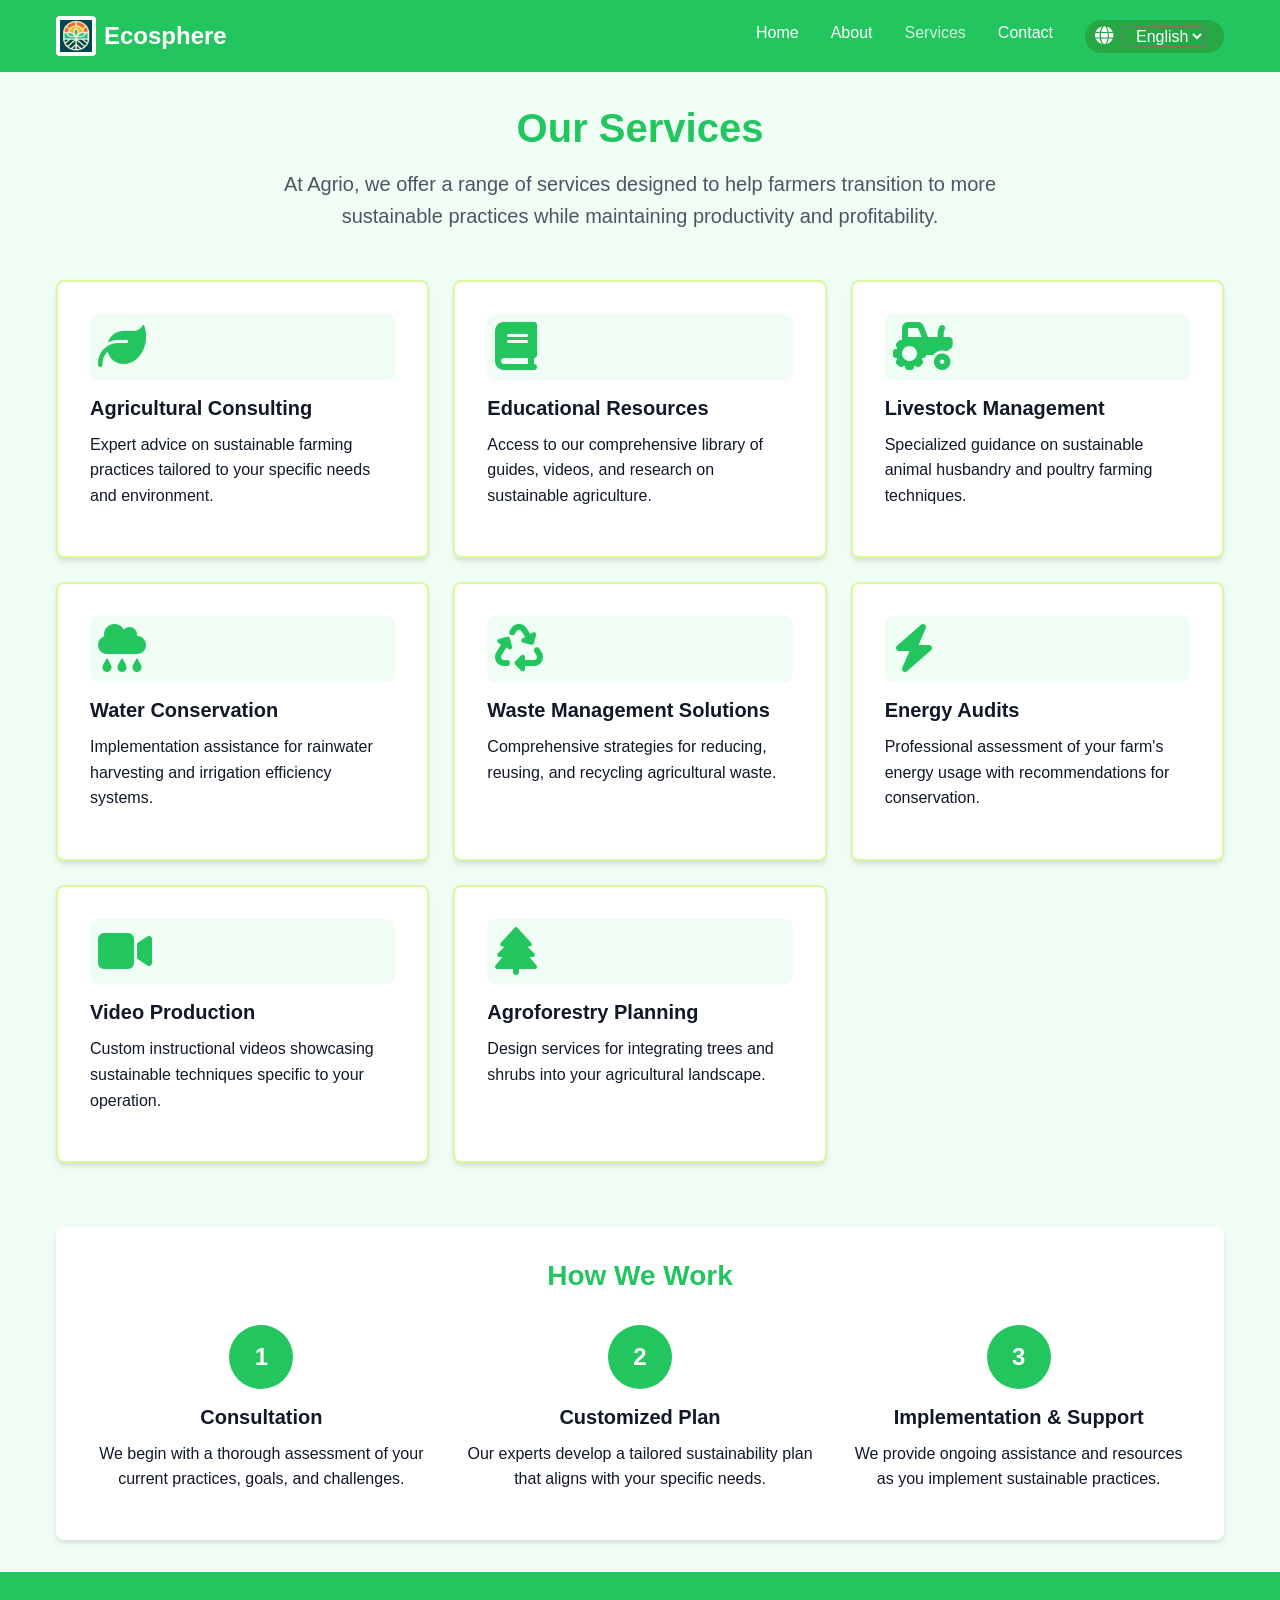
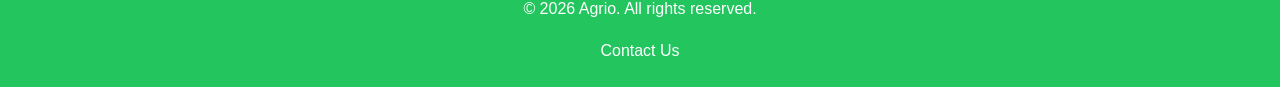
<file: CommEngagement/services.html>
<!DOCTYPE html>
<html lang="en">
<head>
  <meta charset="UTF-8" />
  <meta name="viewport" content="width=device-width, initial-scale=1.0" />
  <title>Services - Ecosphere</title>
  <link rel="stylesheet" href="styles.css">
  <link rel="stylesheet" href="https://cdnjs.cloudflare.com/ajax/libs/font-awesome/6.4.0/css/all.min.css">
</head>
<body>
  <header>
    <nav class="navbar">
      <div class="logo">
        <img src="logo.png" alt="Agrio Logo" />
        <span>Ecosphere</span>
      </div>
      <div class="nav-links">
        <a href="index.html" data-translate="nav-home">Home</a>
        <a href="about.html" data-translate="nav-about">About</a>
        <a href="services.html" class="active" data-translate="nav-services">Services</a>
        <a href="contact.html" data-translate="nav-contact">Contact</a>
        <div class="language-wrapper">
          <i class="fas fa-globe"></i>
          <select id="languageSelector" class="language-selector" onchange="changeLanguage()">
            <option value="en">English</option>
            <option value="hi">हिन्दी</option>
            <option value="mr">मराठी</option>
          </select>
        </div>
      </div>
    </nav>
  </header>

  <main class="container">
    <div class="page-header">
      <h1 data-translate="services-title">Our Services</h1>
      <p data-translate="services-desc">
        At Agrio, we offer a range of services designed to help farmers transition to more sustainable 
        practices while maintaining productivity and profitability.
      </p>
    </div>

    <div class="services-grid">
      <div class="service-card">
        <div class="service-icon"><i class="fas fa-leaf"></i></div>
        <h3 data-translate="service1-title">Agricultural Consulting</h3>
        <p data-translate="service1-desc">Expert advice on sustainable farming practices tailored to your specific needs and environment.</p>
      </div>

      <div class="service-card">
        <div class="service-icon"><i class="fas fa-book"></i></div>
        <h3 data-translate="service2-title">Educational Resources</h3>
        <p data-translate="service2-desc">Access to our comprehensive library of guides, videos, and research on sustainable agriculture.</p>
      </div>

      <div class="service-card">
        <div class="service-icon"><i class="fas fa-tractor"></i></div>
        <h3 data-translate="service3-title">Livestock Management</h3>
        <p data-translate="service3-desc">Specialized guidance on sustainable animal husbandry and poultry farming techniques.</p>
      </div>

      <div class="service-card">
        <div class="service-icon"><i class="fas fa-cloud-rain"></i></div>
        <h3 data-translate="service4-title">Water Conservation</h3>
        <p data-translate="service4-desc">Implementation assistance for rainwater harvesting and irrigation efficiency systems.</p>
      </div>

      <div class="service-card">
        <div class="service-icon"><i class="fas fa-recycle"></i></div>
        <h3 data-translate="service5-title">Waste Management Solutions</h3>
        <p data-translate="service5-desc">Comprehensive strategies for reducing, reusing, and recycling agricultural waste.</p>
      </div>

      <div class="service-card">
        <div class="service-icon"><i class="fas fa-bolt"></i></div>
        <h3 data-translate="service6-title">Energy Audits</h3>
        <p data-translate="service6-desc">Professional assessment of your farm's energy usage with recommendations for conservation.</p>
      </div>

      <div class="service-card">
        <div class="service-icon"><i class="fas fa-video"></i></div>
        <h3 data-translate="service7-title">Video Production</h3>
        <p data-translate="service7-desc">Custom instructional videos showcasing sustainable techniques specific to your operation.</p>
      </div>

      <div class="service-card">
        <div class="service-icon"><i class="fas fa-tree"></i></div>
        <h3 data-translate="service8-title">Agroforestry Planning</h3>
        <p data-translate="service8-desc">Design services for integrating trees and shrubs into your agricultural landscape.</p>
      </div>
    </div>

    <div class="work-process">
      <h2 data-translate="work-title">How We Work</h2>
      <div class="process-steps">
        <div class="process-step">
          <div class="step-number">1</div>
          <h3 data-translate="step1-title">Consultation</h3>
          <p data-translate="step1-desc">We begin with a thorough assessment of your current practices, goals, and challenges.</p>
        </div>
        <div class="process-step">
          <div class="step-number">2</div>
          <h3 data-translate="step2-title">Customized Plan</h3>
          <p data-translate="step2-desc">Our experts develop a tailored sustainability plan that aligns with your specific needs.</p>
        </div>
        <div class="process-step">
          <div class="step-number">3</div>
          <h3 data-translate="step3-title">Implementation & Support</h3>
          <p data-translate="step3-desc">We provide ongoing assistance and resources as you implement sustainable practices.</p>
        </div>
      </div>
    </div>
  </main>

  <footer>
    <div class="footer-content">
      <p>© 2023 Agrio. All rights reserved.</p>
      <div class="footer-links">
        <a href="contact.html" data-translate="nav-contact">Contact Us</a>
      </div>
    </div>
  </footer>

  <!-- Language Script -->
  <script>
    const translations = {
      en: {
        "nav-home": "Home",
        "nav-about": "About",
        "nav-services": "Services",
        "nav-contact": "Contact",
        "services-title": "Our Services",
        "services-desc": "At Agrio, we offer a range of services designed to help farmers transition to more sustainable practices while maintaining productivity and profitability.",
        "service1-title": "Agricultural Consulting",
        "service1-desc": "Expert advice on sustainable farming practices tailored to your specific needs and environment.",
        "service2-title": "Educational Resources",
        "service2-desc": "Access to our comprehensive library of guides, videos, and research on sustainable agriculture.",
        "service3-title": "Livestock Management",
        "service3-desc": "Specialized guidance on sustainable animal husbandry and poultry farming techniques.",
        "service4-title": "Water Conservation",
        "service4-desc": "Implementation assistance for rainwater harvesting and irrigation efficiency systems.",
        "service5-title": "Waste Management Solutions",
        "service5-desc": "Comprehensive strategies for reducing, reusing, and recycling agricultural waste.",
        "service6-title": "Energy Audits",
        "service6-desc": "Professional assessment of your farm's energy usage with recommendations for conservation.",
        "service7-title": "Video Production",
        "service7-desc": "Custom instructional videos showcasing sustainable techniques specific to your operation.",
        "service8-title": "Agroforestry Planning",
        "service8-desc": "Design services for integrating trees and shrubs into your agricultural landscape.",
        "work-title": "How We Work",
        "step1-title": "Consultation",
        "step1-desc": "We begin with a thorough assessment of your current practices, goals, and challenges.",
        "step2-title": "Customized Plan",
        "step2-desc": "Our experts develop a tailored sustainability plan that aligns with your specific needs.",
        "step3-title": "Implementation & Support",
        "step3-desc": "We provide ongoing assistance and resources as you implement sustainable practices."
      },
      hi: {
        "nav-home": "मुखपृष्ठ",
        "nav-about": "हमारे बारे में",
        "nav-services": "सेवाएं",
        "nav-contact": "संपर्क करें",
        "services-title": "हमारी सेवाएं",
        "services-desc": "Agrio में, हम किसानों को अधिक टिकाऊ प्रथाओं की ओर संक्रमण में मदद करने के लिए कई सेवाएं प्रदान करते हैं।",
        "service1-title": "कृषि परामर्श",
        "service1-desc": "आपकी ज़रूरतों और पर्यावरण के अनुसार टिकाऊ खेती पर विशेषज्ञ सलाह।",
        "service2-title": "शैक्षिक संसाधन",
        "service2-desc": "टिकाऊ कृषि पर हमारे व्यापक गाइड, वीडियो और शोध तक पहुँच।",
        "service3-title": "पशु प्रबंधन",
        "service3-desc": "पशुपालन और मुर्गी पालन की टिकाऊ तकनीकों पर विशेष मार्गदर्शन।",
        "service4-title": "जल संरक्षण",
        "service4-desc": "वर्षा जल संचयन और सिंचाई दक्षता प्रणाली में सहायता।",
        "service5-title": "कचरा प्रबंधन समाधान",
        "service5-desc": "कृषि अपशिष्ट को कम करने, पुन: उपयोग और पुनर्चक्रण के लिए रणनीतियाँ।",
        "service6-title": "ऊर्जा ऑडिट",
        "service6-desc": "ऊर्जा खपत का मूल्यांकन और संरक्षण के लिए सुझाव।",
        "service7-title": "वीडियो निर्माण",
        "service7-desc": "आपके संचालन के लिए विशेष टिकाऊ तकनीकों के वीडियो।",
        "service8-title": "एग्रोफोरेस्ट्री योजना",
        "service8-desc": "कृषि में पेड़ों को शामिल करने की डिज़ाइन सेवाएं।",
        "work-title": "हम कैसे काम करते हैं",
        "step1-title": "परामर्श",
        "step1-desc": "हम आपकी प्रथाओं, लक्ष्यों और चुनौतियों का आकलन करते हैं।",
        "step2-title": "अनुकूलित योजना",
        "step2-desc": "हमारी टीम आपकी आवश्यकताओं के अनुसार योजना बनाती है।",
        "step3-title": "कार्यान्वयन और समर्थन",
        "step3-desc": "हम आपके कार्यान्वयन में सहायता और संसाधन प्रदान करते हैं।"
      },
      mr: {
        "nav-home": "मुखपृष्ठ",
        "nav-about": "आमच्याबद्दल",
        "nav-services": "सेवा",
        "nav-contact": "संपर्क करा",
        "services-title": "आमच्या सेवा",
        "services-desc": "Agrio मध्ये, आम्ही शाश्वत शेतीसाठी शेतकऱ्यांना मदत करणाऱ्या सेवा पुरवतो.",
        "service1-title": "कृषी सल्लामसलत",
        "service1-desc": "आपल्या गरजेनुसार शाश्वत शेतीसाठी सल्ला.",
        "service2-title": "शैक्षणिक संसाधने",
        "service2-desc": "शाश्वत शेतीवरील मार्गदर्शक, व्हिडिओ आणि संशोधन.",
        "service3-title": "पशुपालन व्यवस्थापन",
        "service3-desc": "पशुपालन व कुक्कुटपालनासाठी मार्गदर्शन.",
        "service4-title": "पाणी संवर्धन",
        "service4-desc": "पावसाच्या पाण्याचे संचयन आणि सिंचन सुधारणा.",
        "service5-title": "कचरा व्यवस्थापन उपाय",
        "service5-desc": "कृषी कचरा कमी व पुनर्वापराचे उपाय.",
        "service6-title": "ऊर्जा लेखापरीक्षण",
        "service6-desc": "ऊर्जा वापराचे मूल्यांकन व बचत उपाय.",
        "service7-title": "व्हिडिओ निर्मिती",
        "service7-desc": "तुमच्या शेतासाठी शाश्वत पद्धतींचे व्हिडिओ.",
        "service8-title": "ऍग्रोफॉरेस्ट्री योजना",
        "service8-desc": "शेतीमध्ये झाडांचा समावेश करण्यासाठी डिझाइन सेवा.",
        "work-title": "आम्ही कसे काम करतो",
        "step1-title": "सल्ला",
        "step1-desc": "तुमच्या पद्धती, उद्दिष्ट आणि अडचणींचे मूल्यमापन.",
        "step2-title": "सानुकूल योजना",
        "step2-desc": "तुमच्या गरजांनुसार खास योजना बनवली जाते.",
        "step3-title": "अंमलबजावणी व सहाय्य",
        "step3-desc": "अंमलबजावणीत आमची टीम मदत करते."
      }
    };

    function changeLanguage() {
      const lang = document.getElementById("languageSelector").value;
      const elements = document.querySelectorAll("[data-translate]");
      elements.forEach(el => {
        const key = el.getAttribute("data-translate");
        el.innerText = translations[lang][key] || el.innerText;
      });
    }
  </script>

  <script src="script.js"></script>
</body>
</html>
</file>
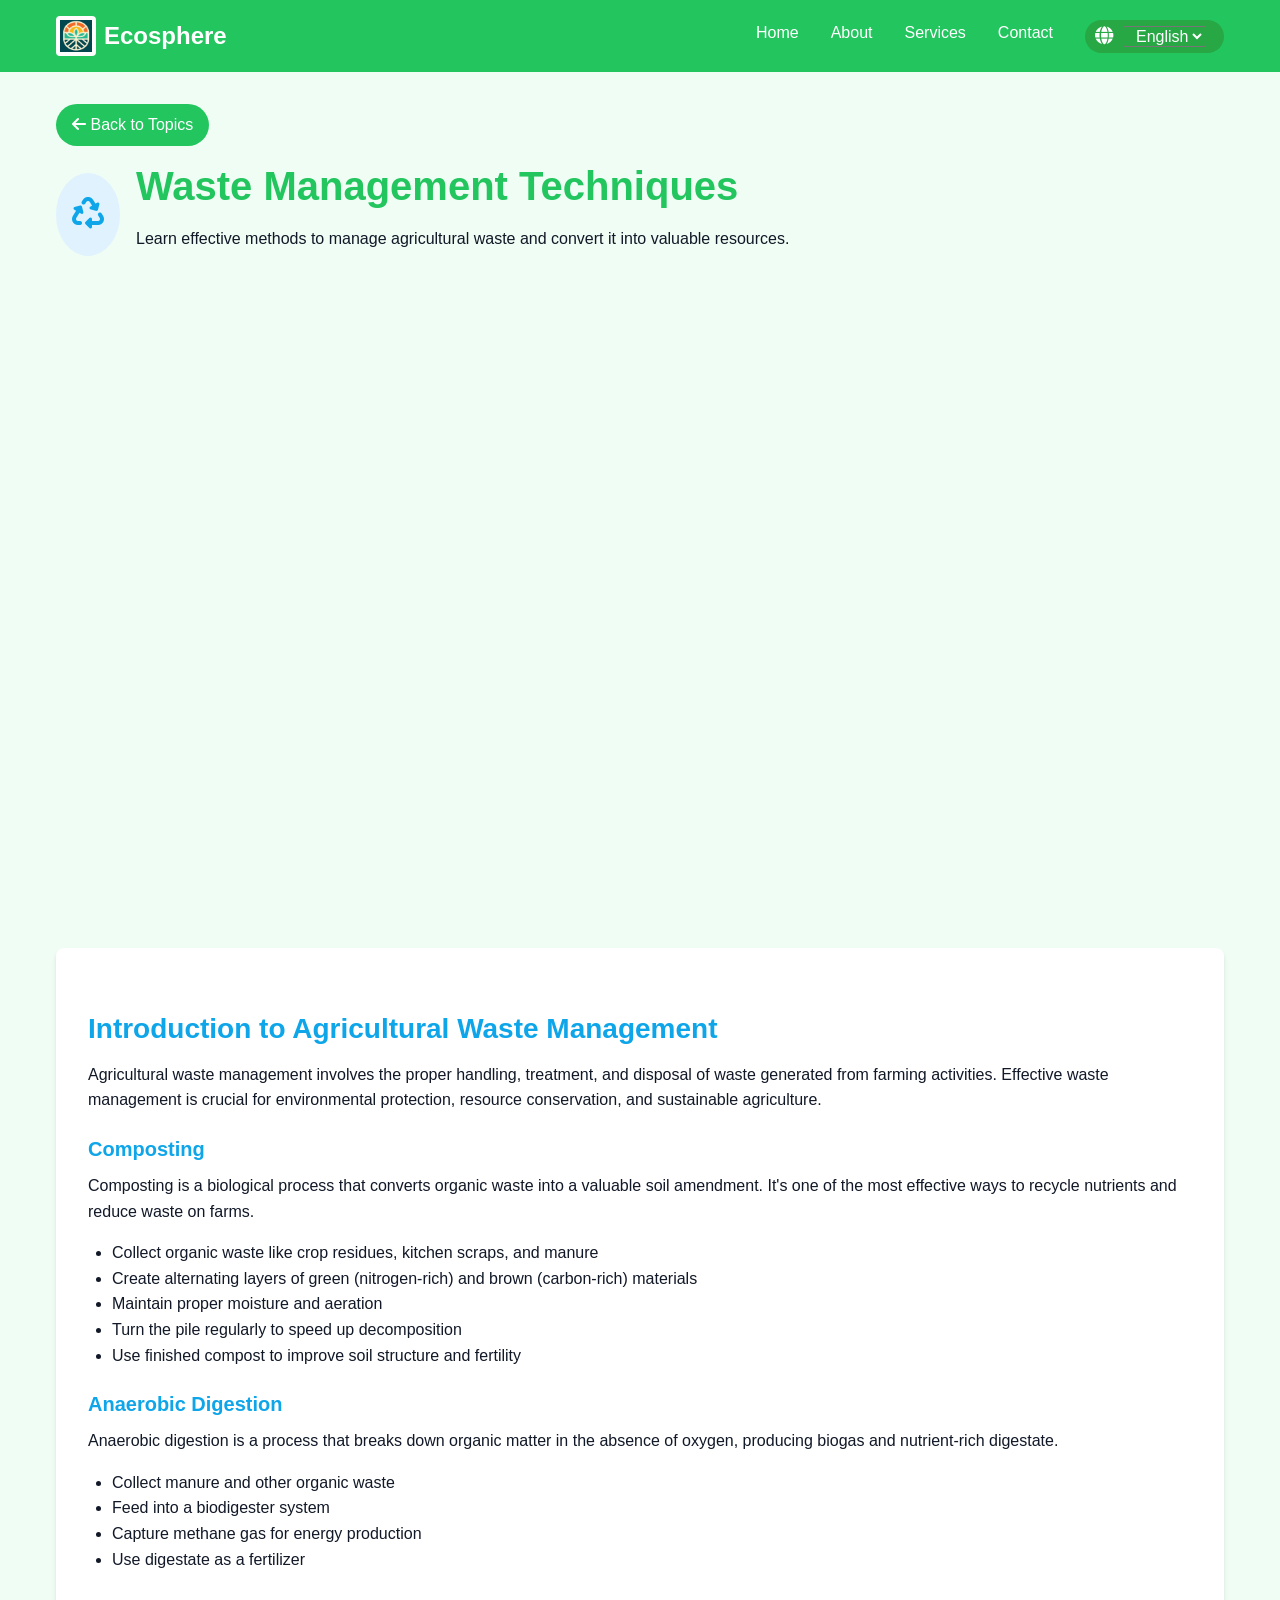
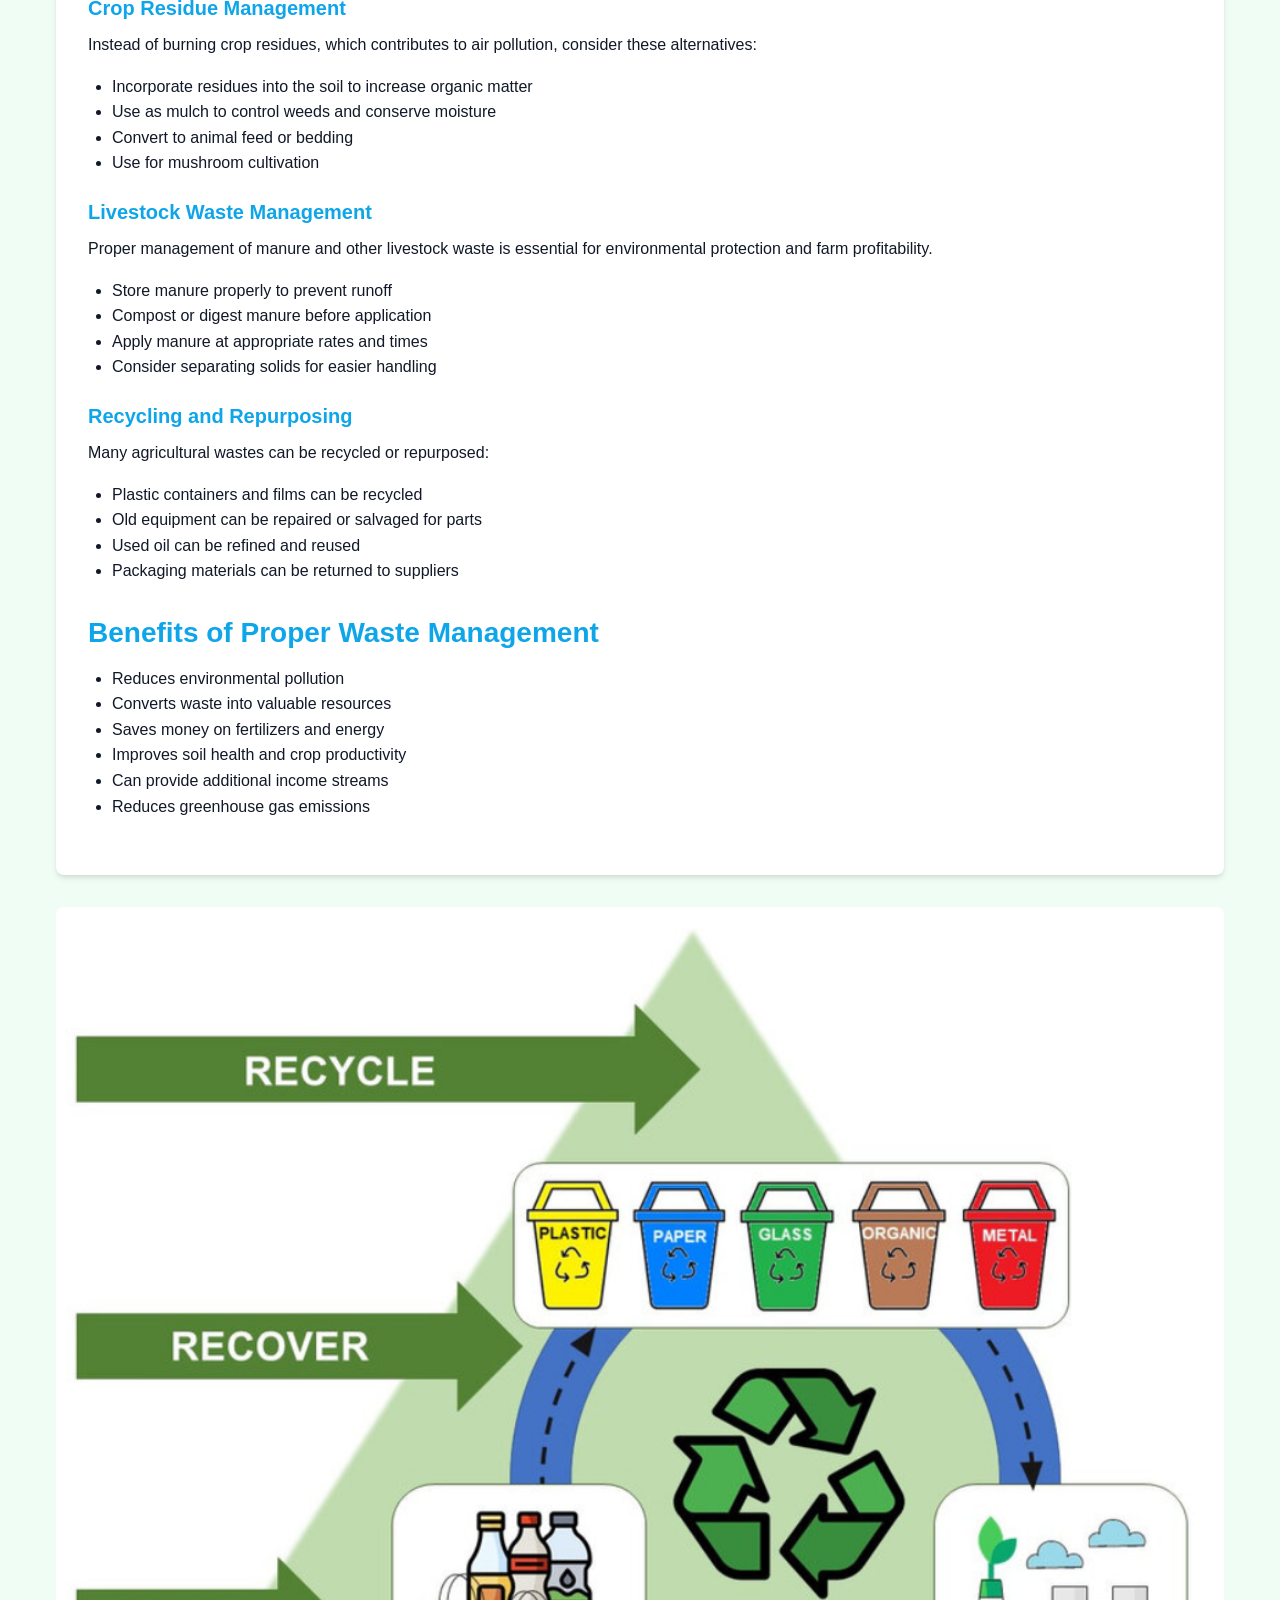
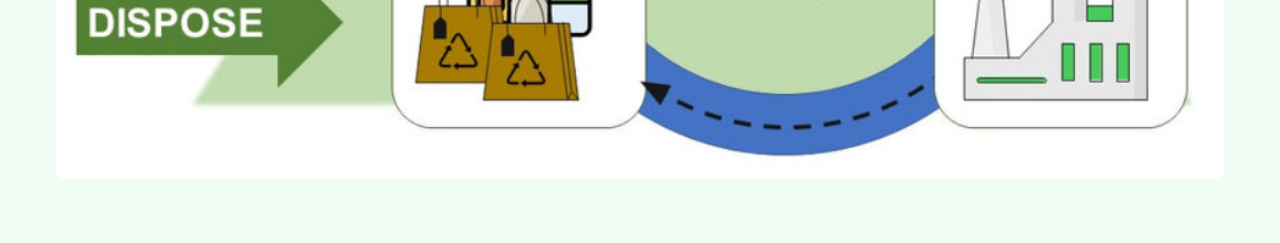
<file: CommEngagement/waste-management.html>
<!DOCTYPE html>
<html lang="en">
<head>
  <meta charset="UTF-8" />
  <meta name="viewport" content="width=device-width, initial-scale=1.0"/>
  <title data-translate="page-title">Waste Management Techniques</title>
  <link rel="stylesheet" href="styles.css"/>
  <link rel="stylesheet" href="https://cdnjs.cloudflare.com/ajax/libs/font-awesome/6.4.0/css/all.min.css"/>
  <style>
    .topic-content {
      background-color: var(--white);
      border-radius: var(--border-radius);
      padding: 2rem;
      box-shadow: var(--shadow);
      margin-bottom: 2rem;
    }
    
    .topic-header {
      display: flex;
      align-items: center;
      margin-bottom: 1.5rem;
    }
    
    .topic-icon {
      font-size: 2rem;
      color: #0ea5e9;
      margin-right: 1rem;
      background-color: #e0f2fe;
      padding: 1rem;
      border-radius: 50%;
    }
    
    .media-container {
      margin: 2rem 0;
    }
    
    .topic-image {
      width: 100%;
      height: 700%;
      object-fit: cover;
      border-radius: var(--border-radius);
      margin-bottom: 1.5rem;
    }
    
    .video-container {
      position: relative;
      padding-bottom: 56.25%; /* 16:9 aspect ratio */
      height: 0;
      overflow: hidden;
      border-radius: var(--border-radius);
    }
    
    .video-container iframe {
      position: absolute;
      top: 0;
      left: 0;
      width: 100%;
      height: 100%;
    }
    
    h2 {
      color: #0ea5e9;
      margin-top: 2rem;
    }
    
    h3 {
      color: #0ea5e9;
      margin-top: 1.5rem;
    }
    
    ul {
      margin-left: 1.5rem;
      margin-bottom: 1.5rem;
    }
    
    .back-button {
      display: inline-block;
      background-color: var(--primary-color);
      color: white;
      padding: 0.5rem 1rem;
      border-radius: 9999px;
      margin-bottom: 1rem;
      cursor: pointer;
      text-decoration: none;
    }
    
    .back-button:hover {
      background-color: var(--primary-dark);
    }
  </style>
</head>
<body>
  <header>
    <nav class="navbar">
      <div class="logo">
        <img src="logo.png" alt="Agrio Logo" />
        <span>Ecosphere</span>
      </div>
      <div class="nav-links">
        <a href="index.html" data-translate="nav-home">Home</a>
        <a href="about.html" data-translate="nav-about">About</a>
        <a href="services.html" data-translate="nav-services">Services</a>
        <a href="contact.html" data-translate="nav-contact">Contact</a>
        <div class="language-wrapper">
          <i class="fas fa-globe"></i>
          <select id="languageSelector" class="language-selector" onchange="changeLanguage()">
            <option value="en">English</option>
            <option value="hi">हिन्दी</option>
            <option value="mr">मराठी</option>
          </select>
        </div>
      </div>
    </nav>
  </header>

  <div class="container">
    <a href="index.html" class="back-button"><i class="fas fa-arrow-left"></i> <span data-translate="back-button">Back to Topics</span></a>

    <div class="topic-header">
      <div class="topic-icon">
        <i class="fas fa-recycle"></i>
      </div>
      <div>
        <h1 data-translate="main-title">Waste Management Techniques</h1>
        <p class="subtitle" data-translate="main-subtitle">Learn effective methods to manage agricultural waste and convert it into valuable resources.</p>
      </div>
    </div>

    <div class="video-container">
      <iframe src="https://www.youtube.com/embed/GjKXTjLs020?si=dEGsdljSR9KNjFnf" title="Waste Management Techniques" frameborder="0" allowfullscreen></iframe>
    </div>

    <div class="topic-content">
      <h2 data-translate="intro-title">Introduction to Agricultural Waste Management</h2>
      <p data-translate="intro-text">Agricultural waste management involves the proper handling, treatment, and disposal of waste generated from farming activities. Effective waste management is crucial for environmental protection, resource conservation, and sustainable agriculture.</p>

      <h3 data-translate="composting-title">Composting</h3>
      <p data-translate="composting-text">Composting is a biological process that converts organic waste into a valuable soil amendment. It's one of the most effective ways to recycle nutrients and reduce waste on farms.</p>
      <ul>
        <li data-translate="compost-1">Collect organic waste like crop residues, kitchen scraps, and manure</li>
        <li data-translate="compost-2">Create alternating layers of green (nitrogen-rich) and brown (carbon-rich) materials</li>
        <li data-translate="compost-3">Maintain proper moisture and aeration</li>
        <li data-translate="compost-4">Turn the pile regularly to speed up decomposition</li>
        <li data-translate="compost-5">Use finished compost to improve soil structure and fertility</li>
      </ul>

      <h3 data-translate="anaerobic-title">Anaerobic Digestion</h3>
      <p data-translate="anaerobic-text">Anaerobic digestion is a process that breaks down organic matter in the absence of oxygen, producing biogas and nutrient-rich digestate.</p>
      <ul>
        <li data-translate="anaerobic-1">Collect manure and other organic waste</li>
        <li data-translate="anaerobic-2">Feed into a biodigester system</li>
        <li data-translate="anaerobic-3">Capture methane gas for energy production</li>
        <li data-translate="anaerobic-4">Use digestate as a fertilizer</li>
      </ul>

      <h3 data-translate="residue-title">Crop Residue Management</h3>
      <p data-translate="residue-text">Instead of burning crop residues, which contributes to air pollution, consider these alternatives:</p>
      <ul>
        <li data-translate="residue-1">Incorporate residues into the soil to increase organic matter</li>
        <li data-translate="residue-2">Use as mulch to control weeds and conserve moisture</li>
        <li data-translate="residue-3">Convert to animal feed or bedding</li>
        <li data-translate="residue-4">Use for mushroom cultivation</li>
      </ul>

      <h3 data-translate="livestock-title">Livestock Waste Management</h3>
      <p data-translate="livestock-text">Proper management of manure and other livestock waste is essential for environmental protection and farm profitability.</p>
      <ul>
        <li data-translate="livestock-1">Store manure properly to prevent runoff</li>
        <li data-translate="livestock-2">Compost or digest manure before application</li>
        <li data-translate="livestock-3">Apply manure at appropriate rates and times</li>
        <li data-translate="livestock-4">Consider separating solids for easier handling</li>
      </ul>

      <h3 data-translate="recycling-title">Recycling and Repurposing</h3>
      <p data-translate="recycling-text">Many agricultural wastes can be recycled or repurposed:</p>
      <ul>
        <li data-translate="recycle-1">Plastic containers and films can be recycled</li>
        <li data-translate="recycle-2">Old equipment can be repaired or salvaged for parts</li>
        <li data-translate="recycle-3">Used oil can be refined and reused</li>
        <li data-translate="recycle-4">Packaging materials can be returned to suppliers</li>
      </ul>

      <h2 data-translate="benefits-title">Benefits of Proper Waste Management</h2>
      <ul>
        <li data-translate="benefit-1">Reduces environmental pollution</li>
        <li data-translate="benefit-2">Converts waste into valuable resources</li>
        <li data-translate="benefit-3">Saves money on fertilizers and energy</li>
        <li data-translate="benefit-4">Improves soil health and crop productivity</li>
        <li data-translate="benefit-5">Can provide additional income streams</li>
        <li data-translate="benefit-6">Reduces greenhouse gas emissions</li>
      </ul>
    </div>

    <div class="media-container">
      <img src="wmt.png" alt="Composting" class="topic-image"/>
    </div>
  </div>

  <script>
    const translations = {
      en: {
        "page-title": "Waste Management Techniques",
        "nav-home": "Home",
        "nav-about": "About",
        "nav-services": "Services",
        "nav-contact": "Contact",
        "back-button": "Back to Topics",
        "main-title": "Waste Management Techniques",
        "main-subtitle": "Learn effective methods to manage agricultural waste and convert it into valuable resources.",
        "intro-title": "Introduction to Agricultural Waste Management",
        "intro-text": "Agricultural waste management involves the proper handling, treatment, and disposal of waste generated from farming activities. Effective waste management is crucial for environmental protection, resource conservation, and sustainable agriculture.",
        "composting-title": "Composting",
        "composting-text": "Composting is a biological process that converts organic waste into a valuable soil amendment...",
        "compost-1": "Collect organic waste like crop residues, kitchen scraps, and manure",
        "compost-2": "Create alternating layers of green (nitrogen-rich) and brown (carbon-rich) materials",
        "compost-3": "Maintain proper moisture and aeration",
        "compost-4": "Turn the pile regularly to speed up decomposition",
        "compost-5": "Use finished compost to improve soil structure and fertility",
        "anaerobic-title": "Anaerobic Digestion",
        "anaerobic-text": "Anaerobic digestion is a process that breaks down organic matter in the absence of oxygen...",
        "anaerobic-1": "Collect manure and other organic waste",
        "anaerobic-2": "Feed into a biodigester system",
        "anaerobic-3": "Capture methane gas for energy production",
        "anaerobic-4": "Use digestate as a fertilizer",
        "residue-title": "Crop Residue Management",
        "residue-text": "Instead of burning crop residues, which contributes to air pollution...",
        "residue-1": "Incorporate residues into the soil to increase organic matter",
        "residue-2": "Use as mulch to control weeds and conserve moisture",
        "residue-3": "Convert to animal feed or bedding",
        "residue-4": "Use for mushroom cultivation",
        "livestock-title": "Livestock Waste Management",
        "livestock-text": "Proper management of manure and other livestock waste is essential...",
        "livestock-1": "Store manure properly to prevent runoff",
        "livestock-2": "Compost or digest manure before application",
        "livestock-3": "Apply manure at appropriate rates and times",
        "livestock-4": "Consider separating solids for easier handling",
        "recycling-title": "Recycling and Repurposing",
        "recycling-text": "Many agricultural wastes can be recycled or repurposed...",
        "recycle-1": "Plastic containers and films can be recycled",
        "recycle-2": "Old equipment can be repaired or salvaged for parts",
        "recycle-3": "Used oil can be refined and reused",
        "recycle-4": "Packaging materials can be returned to suppliers",
        "benefits-title": "Benefits of Proper Waste Management",
        "benefit-1": "Reduces environmental pollution",
        "benefit-2": "Converts waste into valuable resources",
        "benefit-3": "Saves money on fertilizers and energy",
        "benefit-4": "Improves soil health and crop productivity",
        "benefit-5": "Can provide additional income streams",
        "benefit-6": "Reduces greenhouse gas emissions"
      },
      hi: {
        "title": "कृषि कचरा प्रबंधन तकनीकें",
        "nav-home": "होम",
        "nav-about": "हमारे बारे में",
        "nav-services": "सेवाएं",
        "nav-contact": "संपर्क करें",
        "back-button": "विषयों पर लौटें",
        "main-title": "कृषि कचरा प्रबंधन तकनीकें",
        "main-subtitle": "कृषि कचरे को प्रबंधित करने और उसे मूल्यवान संसाधनों में बदलने के प्रभावी तरीके सीखें।",
        "intro-title": "कृषि कचरा प्रबंधन का परिचय",
        "intro-text": "कृषि कचरा प्रबंधन में कृषि गतिविधियों से उत्पन्न कचरे का उचित निपटान, उपचार और प्रबंधन शामिल है। यह पर्यावरण संरक्षण और संसाधनों के सतत उपयोग के लिए आवश्यक है।",
        "composting-title": "कम्पोस्टिंग",
        "composting-text": "कम्पोस्टिंग एक जैविक प्रक्रिया है जो जैविक कचरे को मूल्यवान खाद में बदल देती है...",
        "compost-1": "फसल अवशेष, रसोई का कचरा और गोबर एकत्र करें",
        "compost-2": "हरे और भूरे सामग्री की परतें बनाएं",
        "compost-3": "नमी और हवा का ध्यान रखें",
        "compost-5": "तैयार कम्पोस्ट को मिट्टी की उर्वरता बढ़ाने के लिए प्रयोग करें",
        "compost-4": "डिकम्पोज़ को तेज करने के लिए ढेर को नियमित रूप से पलटें",
        "anaerobic-title": "अनएरोबिक डाइजेशन",
  "anaerobic-text": "अनएरोबिक डाइजेशन एक ऐसी प्रक्रिया है जिसमें ऑक्सीजन की अनुपस्थिति में जैविक पदार्थों को तोड़ा जाता है, जिससे बायोगैस और पोषक तत्वों से भरपूर अपशिष्ट प्राप्त होता है।",
  "anaerobic-1": "गोबर और अन्य जैविक अपशिष्ट एकत्र करें",
  "anaerobic-2": "इन्हें बायोडाइजेस्टर प्रणाली में डालें",
  "anaerobic-3": "ऊर्जा उत्पादन के लिए मीथेन गैस को संग्रहित करें",
  "anaerobic-4": "उपज के लिए डाइजेस्टेट का उपयोग करें",

  "residue-title": "फसल अवशेष प्रबंधन",
  "residue-text": "फसल अवशेषों को जलाने के बजाय, जो वायु प्रदूषण में योगदान देता है, इन विकल्पों पर विचार करें:",
  "residue-1": "अवशेषों को मिट्टी में मिलाकर कार्बनिक पदार्थ बढ़ाएं",
  "residue-2": "नमी को बनाए रखने और खरपतवार नियंत्रण के लिए मल्च के रूप में उपयोग करें",
  "residue-3": "जानवरों के चारे या बिछावन में परिवर्तित करें",
  "residue-4": "मशरूम की खेती के लिए उपयोग करें",

  "livestock-title": "पशु अपशिष्ट प्रबंधन",
  "livestock-text": "गोबर और अन्य पशु अपशिष्टों का उचित प्रबंधन पर्यावरण संरक्षण और कृषि लाभ के लिए आवश्यक है।",
  "livestock-1": "गोबर को बहाव से रोकने के लिए सही ढंग से संग्रहित करें",
  "livestock-2": "गोबर को खाद बनाकर या डाइजेस्ट कर उपयोग करें",
  "livestock-3": "उचित समय और मात्रा में गोबर का उपयोग करें",
  "livestock-4": "आसान प्रबंधन के लिए ठोस और तरल भागों को अलग करने पर विचार करें",

  "recycling-title": "पुनर्चक्रण और पुन: उपयोग",
  "recycling-text": "कई कृषि अपशिष्टों को पुनर्चक्रित या पुनः उपयोग किया जा सकता है:",
  "recycle-1": "प्लास्टिक के कंटेनर और फिल्म्स को पुनर्चक्रित किया जा सकता है",
  "recycle-2": "पुराने उपकरणों की मरम्मत की जा सकती है या उनके हिस्से निकाले जा सकते हैं",
  "recycle-3": "प्रयुक्त तेल को परिष्कृत कर दोबारा उपयोग किया जा सकता है",
  "recycle-4": "पैकेजिंग सामग्री को आपूर्तिकर्ताओं को वापस किया जा सकता है",

  "benefits-title": "उचित अपशिष्ट प्रबंधन के लाभ",
  "benefit-1": "पर्यावरण प्रदूषण को कम करता है",
  "benefit-2": "अपशिष्ट को मूल्यवान संसाधनों में परिवर्तित करता है",
  "benefit-3": "उर्वरकों और ऊर्जा पर खर्च कम करता है",
  "benefit-4": "मिट्टी की गुणवत्ता और फसल उत्पादन में सुधार करता है",
  "benefit-5": "अतिरिक्त आय के स्रोत प्रदान कर सकता है",
  "benefit-6": "ग्रीनहाउस गैसों के उत्सर्जन को कम करता है"
      },
      mr: {
        "title": "कृषी कचरा व्यवस्थापन तंत्र",
        "nav-home": "मुख्यपृष्ठ",
        "nav-about": "आमच्याबद्दल",
        "nav-services": "सेवा",
        "nav-contact": "संपर्क",
        "back-button": "विषयांकडे परत जा",
        "main-title": "कृषी कचरा व्यवस्थापन तंत्र",
        "main-subtitle": "कृषी कचऱ्याचे प्रभावी व्यवस्थापन करून ते उपयुक्त संसाधनात कसे रूपांतरित करायचे ते शिका.",
        "intro-title": "कृषी कचरा व्यवस्थापनाचा परिचय",
        "intro-text": "कृषी कचरा व्यवस्थापन म्हणजे शेतीतील कचऱ्याचा योग्य प्रकारे निपटारा, प्रक्रिया व वापर होय. हे पर्यावरण संरक्षण व शाश्वत शेतीसाठी आवश्यक आहे.",
        "composting-title": "सेंद्रिय खत बनवणे",
        "composting-text": "सेंद्रिय खत बनवणे ही एक जैविक प्रक्रिया आहे ज्याद्वारे कचरा सुपीक मातीमध्ये रूपांतरित होतो...",
        "compost-1": "फसलांचे अवशेष, स्वयंपाकघरातील कचरा आणि शेण गोळा करा",
        "compost-2": "हिरव्या आणि तपकिरी घटकांच्या परतांचे थर तयार करा",
        "compost-3": "योग्य आर्द्रता आणि वायुवीजन ठेवा",
        "compost-4": "जलद विघटनासाठी ढीग हलवा",
        "compost-5": "तयार खत माती सुधारण्यासाठी वापरा",
        "anaerobic-title": "अन्‍अॅरोबिक विघटन",
  "anaerobic-text": "अन्‍अॅरोबिक विघटन ही एक प्रक्रिया आहे ज्यामध्ये ऑक्सिजनच्या अनुपस्थितीत सेंद्रिय पदार्थांचे विघटन होते, ज्यामुळे बायोगॅस आणि पोषक घटकांनी समृद्ध असे अवशेष मिळतात.",
  "anaerobic-1": "गोठयातील शेण आणि इतर सेंद्रिय कचरा गोळा करा",
  "anaerobic-2": "तो बायोडायजेस्टर प्रणालीमध्ये टाका",
  "anaerobic-3": "ऊर्जेच्या निर्मितीसाठी मिथेन गॅस जमा करा",
  "anaerobic-4": "उत्पन्नासाठी डाइजेस्टेटचा खत म्हणून वापर करा",

  "residue-title": "पिकांचे अवशेष व्यवस्थापन",
  "residue-text": "पिकांचे अवशेष जाळण्याऐवजी, जे वायू प्रदूषणास कारणीभूत ठरतात, या पर्यायांचा विचार करा:",
  "residue-1": "जमिनीत अवशेष मिसळून सेंद्रिय घटक वाढवा",
  "residue-2": "तण नियंत्रण व आर्द्रता राखण्यासाठी मल्च म्हणून वापर करा",
  "residue-3": "जनावरांच्या चाऱ्यासाठी किंवा बिछानासाठी वापर करा",
  "residue-4": "मशरूम शेतीसाठी वापर करा",

  "livestock-title": "पशू कचरा व्यवस्थापन",
  "livestock-text": "शेण व इतर पशू कचऱ्याचे योग्य व्यवस्थापन पर्यावरण रक्षण व शाश्वत शेतीसाठी अत्यावश्यक आहे.",
  "livestock-1": "शेण योग्यरित्या साठवून वाहून जाण्यापासून रोखा",
  "livestock-2": "खते बनवण्यासाठी किंवा डाइजेस्ट करून शेण वापरा",
  "livestock-3": "योग्य वेळ व प्रमाणात शेणाचा वापर करा",
  "livestock-4": "सुलभ हाताळणीसाठी घन व द्रव घटक वेगळे करा",

  "recycling-title": "पुनर्वापर आणि पुनर्निर्मिती",
  "recycling-text": "काही शेतीतील कचरा पुन्हा वापरता किंवा पुनर्निर्मिती करता येतो:",
  "recycle-1": "प्लास्टिकच्या बाटल्या व फिल्म्सचे पुनर्वापर करता येते",
  "recycle-2": "जुने उपकरण दुरुस्त करून किंवा त्याचे भाग काढून पुन्हा वापरता येतात",
  "recycle-3": "वापरलेले तेल शुद्ध करून पुन्हा वापरता येते",
  "recycle-4": "पॅकेजिंग साहित्य पुरवठादाराकडे परत दिले जाऊ शकते",

  "benefits-title": "योग्य कचरा व्यवस्थापनाचे फायदे",
  "benefit-1": "पर्यावरण प्रदूषणात घट होते",
  "benefit-2": "कचऱ्याचे मूल्यवान साधनांमध्ये रूपांतर होते",
  "benefit-3": "खते आणि ऊर्जा यावरचा खर्च कमी होतो",
  "benefit-4": "मातीची सुपीकता आणि उत्पादनक्षमता वाढते",
  "benefit-5": "अतिरिक्त उत्पन्नाचे स्रोत निर्माण होतात",
  "benefit-6": "हरितगृह वायूंचे उत्सर्जन कमी होते"
      }
    };

    function changeLanguage() {
      const lang = document.getElementById("languageSelector").value;
      const elements = document.querySelectorAll("[data-translate]");
      elements.forEach(el => {
        const key = el.getAttribute("data-translate");
        el.innerText = translations[lang][key] || translations["en"][key];
      });
    }
  </script>

  <script src="script.js"></script>
</body>
</html>
</file>
<file: CommEngagement/styles.css>
/* Base Styles */
:root {
    --primary-color: #22c55e;
    --primary-dark: #16a34a;
    --secondary-color: #d9f99d;
    --background-color: #f0fdf4;
    --text-color: #111827;
    --light-gray: #e5e7eb;
    --white: #ffffff;
    --shadow: 0 4px 6px -1px rgba(0, 0, 0, 0.1), 0 2px 4px -1px rgba(0, 0, 0, 0.06);
    --border-radius: 0.5rem;
  }
  
  * {
    margin: 0;
    padding: 0;
    box-sizing: border-box;
  }
  
  body {
    font-family: 'Arial', sans-serif;
    line-height: 1.6;
    color: var(--text-color);
    background-color: var(--background-color);
    min-height: 100vh;
    display: flex;
    flex-direction: column;
  }
  
  a {
    text-decoration: none;
    color: inherit;
  }
  
  h1, h2, h3, h4, h5, h6 {
    font-weight: 600;
    line-height: 1.2;
  }
  
  h1 {
    font-size: 2.5rem;
    margin-bottom: 1rem;
    color: var(--primary-color);
  }
  
  h2 {
    font-size: 1.75rem;
    margin-bottom: 1rem;
    color: var(--primary-color);
  }
  
  h3 {
    font-size: 1.25rem;
    margin-bottom: 0.75rem;
  }
  
  p {
    margin-bottom: 1rem;
  }
  
  img {
    max-width: 100%;
    height: auto;
    display: block;
  }
  
  /* Layout */
  .container {
    width: 100%;
    max-width: 1200px;
    margin: 0 auto;
    padding: 2rem 1rem;
    flex-grow: 1;
  }
  
  /* Header & Navigation */
  header {
    background-color: var(--primary-color);
    color: var(--white);
    padding: 1rem 0;
  }
  
  .navbar {
    display: flex;
    justify-content: space-between;
    align-items: center;
    max-width: 1200px;
    margin: 0 auto;
    padding: 0 1rem;
  }
  
  .logo {
    display: flex;
    align-items: center;
    gap: 0.5rem;
  }
  
  .logo img {
    width: 2.5rem;
    height: 2.5rem;
    border-radius: 0.25rem;
    background-color: white;
    padding: 0.25rem;
  }
  
  .logo span {
    font-size: 1.5rem;
    font-weight: bold;
  }
  
  .nav-links {
    display: flex;
    gap: 2rem;
  }
  
  .nav-links a {
    transition: opacity 0.3s;
  }
  
  .nav-links a:hover, .nav-links a.active {
    opacity: 0.8;
  }
  
  /* Hero Section */
  .hero {
    text-align: center;
    margin-bottom: 4rem;
  }
  
  .hero h1 {
    margin-bottom: 1rem;
  }
  
  .hero p {
    font-size: 1.25rem;
    max-width: 800px;
    margin: 0 auto;
    color: #4b5563;
  }
  
  /* Topic Cards Grid */
  .topics-grid {
    display: grid;
    grid-template-columns: repeat(1, 1fr);
    gap: 1.5rem;
    margin-bottom: 4rem;
  }
  
  @media (min-width: 640px) {
    .topics-grid {
      grid-template-columns: repeat(2, 1fr);
    }
  }
  
  @media (min-width: 1024px) {
    .topics-grid {
      grid-template-columns: repeat(4, 1fr);
    }
  }
  
  .topic-card {
    background-color: var(--secondary-color);
    border-radius: var(--border-radius);
    padding: 1.5rem;
    box-shadow: var(--shadow);
    height: 16rem;
    display: flex;
    flex-direction: column;
    align-items: center;
    justify-content: center;
    text-align: center;
    transition: transform 0.3s, box-shadow 0.3s;
    cursor: pointer;
  }
  
  .topic-card:hover {
    transform: scale(1.05);
    box-shadow: 0 10px 15px -3px rgba(0, 0, 0, 0.1), 0 4px 6px -2px rgba(0, 0, 0, 0.05);
  }
  
  .topic-card .icon {
    font-size: 2.5rem;
    color: var(--primary-color);
    margin-bottom: 1rem;
  }
  
  /* Info Section */
  .info-section {
    background-color: var(--white);
    border-radius: var(--border-radius);
    padding: 2rem;
    box-shadow: var(--shadow);
  }
  
  .image-container {
    display: flex;
    justify-content: center;
    margin: 1.5rem 0;
  }
  
  .image-container img {
    border-radius: var(--border-radius);
    height: 16rem;
    width: 100%;
    object-fit: cover;
  }
  
  /* Services Grid */
  .services-grid {
    display: grid;
    grid-template-columns: repeat(1, 1fr);
    gap: 1.5rem;
    margin-bottom: 4rem;
  }
  
  @media (min-width: 640px) {
    .services-grid {
      grid-template-columns: repeat(2, 1fr);
    }
  }
  
  @media (min-width: 1024px) {
    .services-grid {
      grid-template-columns: repeat(3, 1fr);
    }
  }
  
  .service-card {
    background-color: var(--white);
    border: 2px solid var(--secondary-color);
    border-radius: var(--border-radius);
    padding: 2rem;
    box-shadow: var(--shadow);
    transition: border-color 0.3s;
  }
  
  .service-card:hover {
    border-color: var(--primary-color);
  }
  
  .service-icon {
    padding: 0.5rem;
    background-color: #f0fdf4;
    border-radius: var(--border-radius);
    margin-bottom: 1rem;
  }
  
  .service-icon i {
    font-size: 3rem;
    color: var(--primary-color);
  }
  
  /* Work Process */
  .work-process {
    background-color: var(--white);
    border-radius: var(--border-radius);
    padding: 2rem;
    box-shadow: var(--shadow);
    margin-top: 2rem;
  }
  
  .work-process h2 {
    text-align: center;
    margin-bottom: 2rem;
  }
  
  .process-steps {
    display: grid;
    grid-template-columns: 1fr;
    gap: 2rem;
  }
  
  @media (min-width: 768px) {
    .process-steps {
      grid-template-columns: repeat(3, 1fr);
    }
  }
  
  .process-step {
    text-align: center;
  }
  
  .step-number {
    width: 4rem;
    height: 4rem;
    background-color: var(--primary-color);
    color: var(--white);
    border-radius: 50%;
    font-size: 1.5rem;
    font-weight: bold;
    display: flex;
    align-items: center;
    justify-content: center;
    margin: 0 auto 1rem;
  }
  
  /* Page Header */
  .page-header {
    text-align: center;
    margin-bottom: 3rem;
  }
  
  .page-header p {
    font-size: 1.25rem;
    max-width: 800px;
    margin: 0 auto;
    color: #4b5563;
  }
  
  /* Content Box */
  .content-box {
    background-color: var(--white);
    border-radius: var(--border-radius);
    padding: 2rem;
    box-shadow: var(--shadow);
    margin-bottom: 2rem;
  }
  
  /* Contact Page */
  .contact-grid {
    display: grid;
    grid-template-columns: 1fr;
    gap: 2rem;
    margin-bottom: 2rem;
  }
  
  @media (min-width: 768px) {
    .contact-grid {
      grid-template-columns: repeat(2, 1fr);
    }
  }
  
  .contact-info {
    margin-top: 2rem;
  }
  
  .info-item {
    margin-bottom: 1.5rem;
  }
  
  .info-item h3 {
    font-weight: 600;
    color: #4b5563;
  }
  
  .info-item p {
    color: var(--primary-color);
  }
  
  .contact-form {
    display: flex;
    flex-direction: column;
    gap: 1rem;
  }
  
  .form-group {
    display: flex;
    flex-direction: column;
    gap: 0.5rem;
  }
  
  .form-group label {
    font-size: 0.875rem;
    font-weight: 500;
  }
  
  .form-group input,
  .form-group textarea {
    padding: 0.75rem;
    border: 1px solid var(--light-gray);
    border-radius: var(--border-radius);
    outline: none;
    width: 100%;
    font-family: inherit;
  }
  
  .form-group textarea {
    min-height: 8rem;
    resize: vertical;
  }
  
  /* Buttons */
  .btn {
    display: inline-block;
    background-color: var(--primary-color);
    color: var(--white);
    padding: 0.75rem 1.5rem;
    border-radius: 9999px;
    font-weight: bold;
    cursor: pointer;
    border: none;
    transition: background-color 0.3s;
    text-align: center;
  }
  
  .btn:hover {
    background-color: var(--primary-dark);
  }
  
  .btn-full {
    width: 100%;
  }
  
  .button-container {
    display: flex;
    justify-content: center;
    margin-top: 1.5rem;
  }
  
  /* Footer */
  footer {
    background-color: var(--primary-color);
    color: var(--white);
    padding: 1.5rem 0;
    margin-top: auto;
  }
  
  .footer-content {
    max-width: 1200px;
    margin: 0 auto;
    padding: 0 1rem;
    text-align: center;
  }
  
  .footer-links {
    margin-top: 0.5rem;
  }
  
  .footer-links a {
    transition: opacity 0.3s;
  }
  
  .footer-links a:hover {
    opacity: 0.8;
  }
  
  .footer-links span {
    margin: 0 0.5rem;
  }
  
  .language-wrapper {
    display: flex;
    align-items: center;
    background-color: #28a745; 
    padding: 6px 18px;
    border-radius: 22px;
    padding-left: 10px;
    width: fit-content;
  }
  
  .language-wrapper i {
    color: white;
    font-size: 18px;
    margin-right: 10px;
  }

  .language-selector{
    color: white;
    background-color: #28a745;
    font-family: Arial, Helvetica, sans-serif;
    font-size: medium;
    cursor: pointer;
    padding-left: 8px;
    border-radius: 2px;
  }
</file>
